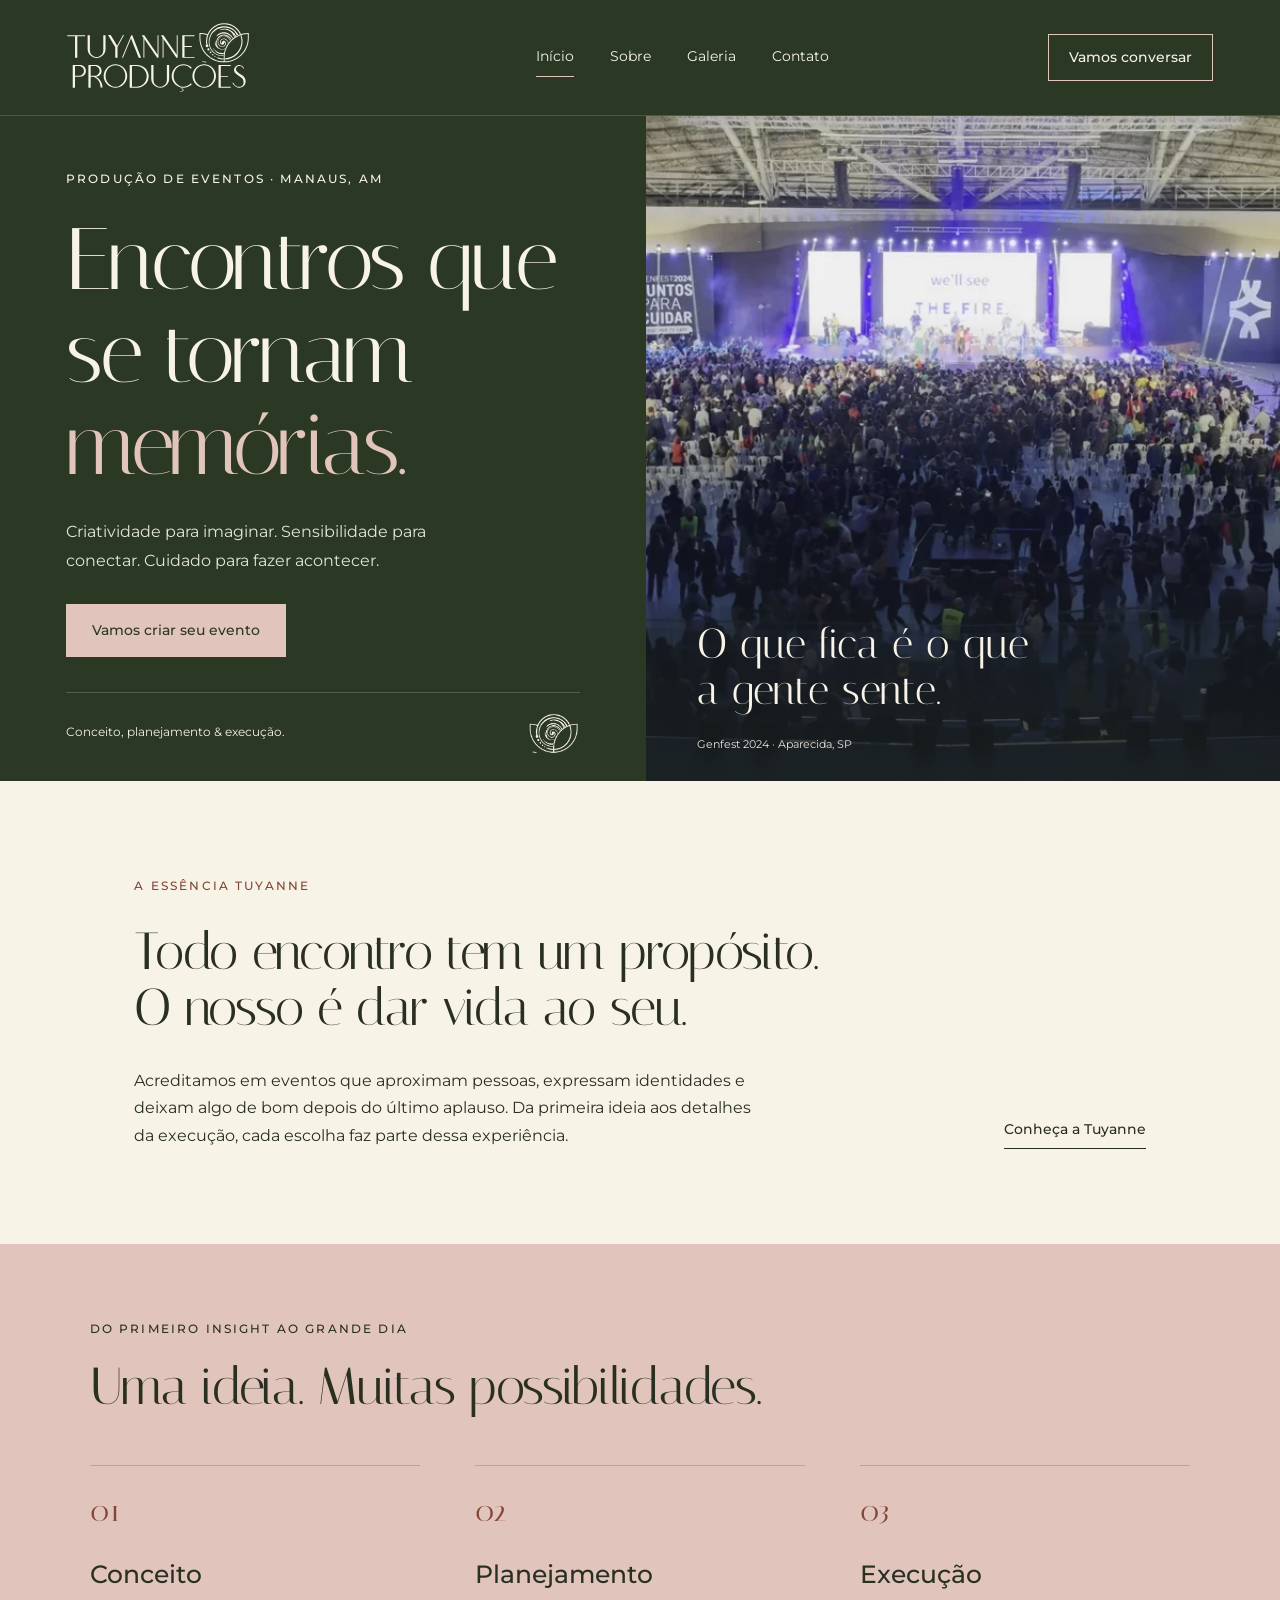
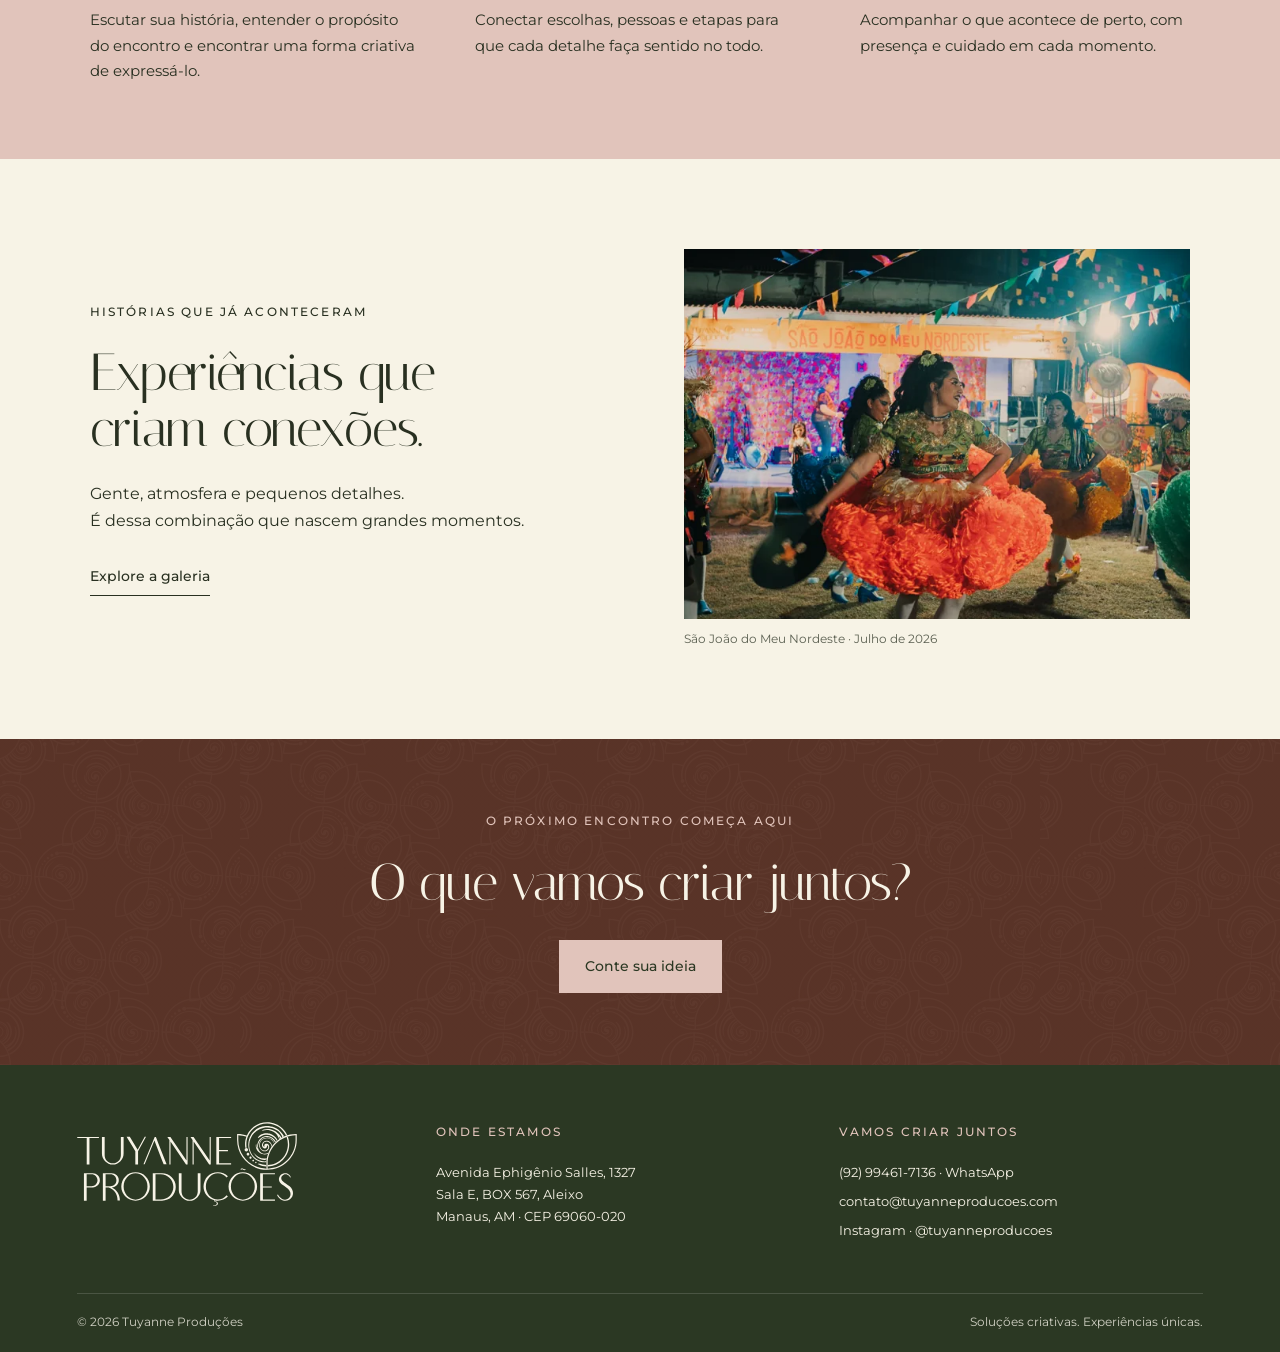
<file: index.html>
<!doctype html>
<html lang="pt-BR">
  <head>
    <meta charset="utf-8" />
    <meta name="viewport" content="width=device-width, initial-scale=1" />
    <meta
      name="description"
      content="Tuyanne Produções. Conceito, planejamento e execução de eventos em Manaus. Soluções criativas, experiências únicas."
    />
    <title>Início | Tuyanne Produções</title>
    <link rel="icon" href="assets/simbolo.png" />
    <link rel="stylesheet" href="assets/fonts.css" />
    <link rel="stylesheet" href="styles.css" />
    <script src="script.js" defer></script>
  </head>
  <body>
    <a class="skip" href="#conteudo">Pular para o conteúdo</a>
    <header class="header">
      <a class="brand" href="index.html" aria-label="Tuyanne Produções — Início"
        ><img src="assets/logo.svg" alt="Tuyanne Produções" /></a
      ><button class="menu" aria-expanded="false" aria-controls="navigation">
        Menu <span>☰</span>
      </button>
      <nav id="navigation" aria-label="Menu principal">
        <a href="index.html" aria-current="page">Início</a
        ><a href="sobre.html">Sobre</a><a href="galeria.html">Galeria</a
        ><a href="contato.html">Contato</a>
      </nav>
      <a class="button small header-cta" href="contato.html">Vamos conversar</a>
    </header>
    <main id="conteudo">
      <section class="hero">
        <div class="hero-copy">
          <p class="eyebrow">Produção de eventos · Manaus, AM</p>
          <h1>Encontros que<br />se tornam<br /><em>memórias.</em></h1>
          <p class="intro">
            Criatividade para imaginar. Sensibilidade para conectar. Cuidado
            para fazer acontecer.
          </p>
          <a class="button" href="contato.html">Vamos criar seu evento</a>
          <div class="hero-foot">
            <span>Conceito, planejamento & execução.</span
            ><img src="assets/simbolo.png" alt="" />
          </div>
        </div>
        <div class="hero-photo">
<img src="assets/portfolio/genfest-publico-1280.webp" srcset="assets/portfolio/genfest-publico-640.webp 640w, assets/portfolio/genfest-publico-1280.webp 1080w" sizes="(max-width: 680px) 100vw, 50vw" alt="Vista geral do público e do palco no Genfest 2024, em Aparecida" fetchpriority="high" decoding="async" />
          <div class="photo-label">O que fica é o que a gente sente.</div>
          <span class="image-note"
            >Genfest 2024 · Aparecida, SP</span
          >
        </div>
      </section>
      <section class="statement">
        <span class="eyebrow">A essência Tuyanne</span>
        <h2>Todo encontro tem um propósito.<br />O nosso é dar vida ao seu.</h2>
        <div class="statement-bottom">
          <p>
            Acreditamos em eventos que aproximam pessoas, expressam identidades
            e deixam algo de bom depois do último aplauso. Da primeira ideia aos
            detalhes da execução, cada escolha faz parte dessa experiência.
          </p>
          <a class="text-link" href="sobre.html">Conheça a Tuyanne</a>
        </div>
      </section>
      <section class="approach">
        <div class="section-title">
          <span class="eyebrow">Do primeiro insight ao grande dia</span>
          <h2>Uma ideia. Muitas possibilidades.</h2>
        </div>
        <div class="steps">
          <article>
            <span class="number">01</span>
            <h3>Conceito</h3>
            <p>
              Escutar sua história, entender o propósito do encontro e encontrar
              uma forma criativa de expressá-lo.
            </p>
          </article>
          <article>
            <span class="number">02</span>
            <h3>Planejamento</h3>
            <p>
              Conectar escolhas, pessoas e etapas para que cada detalhe faça
              sentido no todo.
            </p>
          </article>
          <article>
            <span class="number">03</span>
            <h3>Execução</h3>
            <p>
              Acompanhar o que acontece de perto, com presença e cuidado em cada
              momento.
            </p>
          </article>
        </div>
      </section>
      <section class="gallery-teaser">
        <div>
          <span class="eyebrow">Histórias que já aconteceram</span>
          <h2>Experiências que<br />criam conexões.</h2>
          <p>
            Gente, atmosfera e pequenos detalhes.<br />É dessa combinação que
            nascem grandes momentos.
          </p>
          <a class="text-link" href="galeria.html">Explore a galeria</a>
        </div>
        <figure>
<img class="" src="assets/portfolio/sao-joao-danca-1280.webp" srcset="assets/portfolio/sao-joao-danca-640.webp 640w, assets/portfolio/sao-joao-danca-1280.webp 1280w" sizes="(max-width: 680px) 100vw, 50vw" alt="Dança e público sob as bandeirinhas do São João do Meu Nordeste" loading="lazy" decoding="async" /><figcaption>São João do Meu Nordeste · Julho de 2026</figcaption>
        </figure>
      </section>
<section class="closing">
        <span class="eyebrow">O próximo encontro começa aqui</span>
        <h2>O que vamos criar juntos?</h2>
        <a class="button light" href="contato.html">Conte sua ideia</a>
      </section>
    </main>
    <footer>
      <div class="footer-top">
        <a href="index.html"
          ><img
            class="footer-logo"
            src="assets/logo.svg"
            alt="Tuyanne Produções"
        /></a>
        <div>
          <span class="eyebrow">Onde estamos</span>
          <p>
            Avenida Ephigênio Salles, 1327<br />Sala E, BOX 567, Aleixo<br />Manaus,
            AM · CEP 69060-020
          </p>
        </div>
        <div>
          <span class="eyebrow">Vamos criar juntos</span>
          <div class="phone-line">
            <a href="tel:+5592994617136">(92) 99461-7136</a> ·
            <a
              href="https://wa.me/5592994617136"
              target="_blank"
              rel="noopener noreferrer"
              >WhatsApp</a
            >
          </div>
          <a href="mailto:contato@tuyanneproducoes.com"
            >contato@tuyanneproducoes.com</a
          ><a
            href="https://www.instagram.com/tuyanneproducoes"
            target="_blank"
            rel="noopener noreferrer"
            >Instagram · @tuyanneproducoes</a
          >
        </div>
      </div>
      <div class="footer-bottom">
        <span>© 2026 Tuyanne Produções</span
        ><span>Soluções criativas. Experiências únicas.</span>
      </div>
    </footer>
  </body>
</html>
</file>
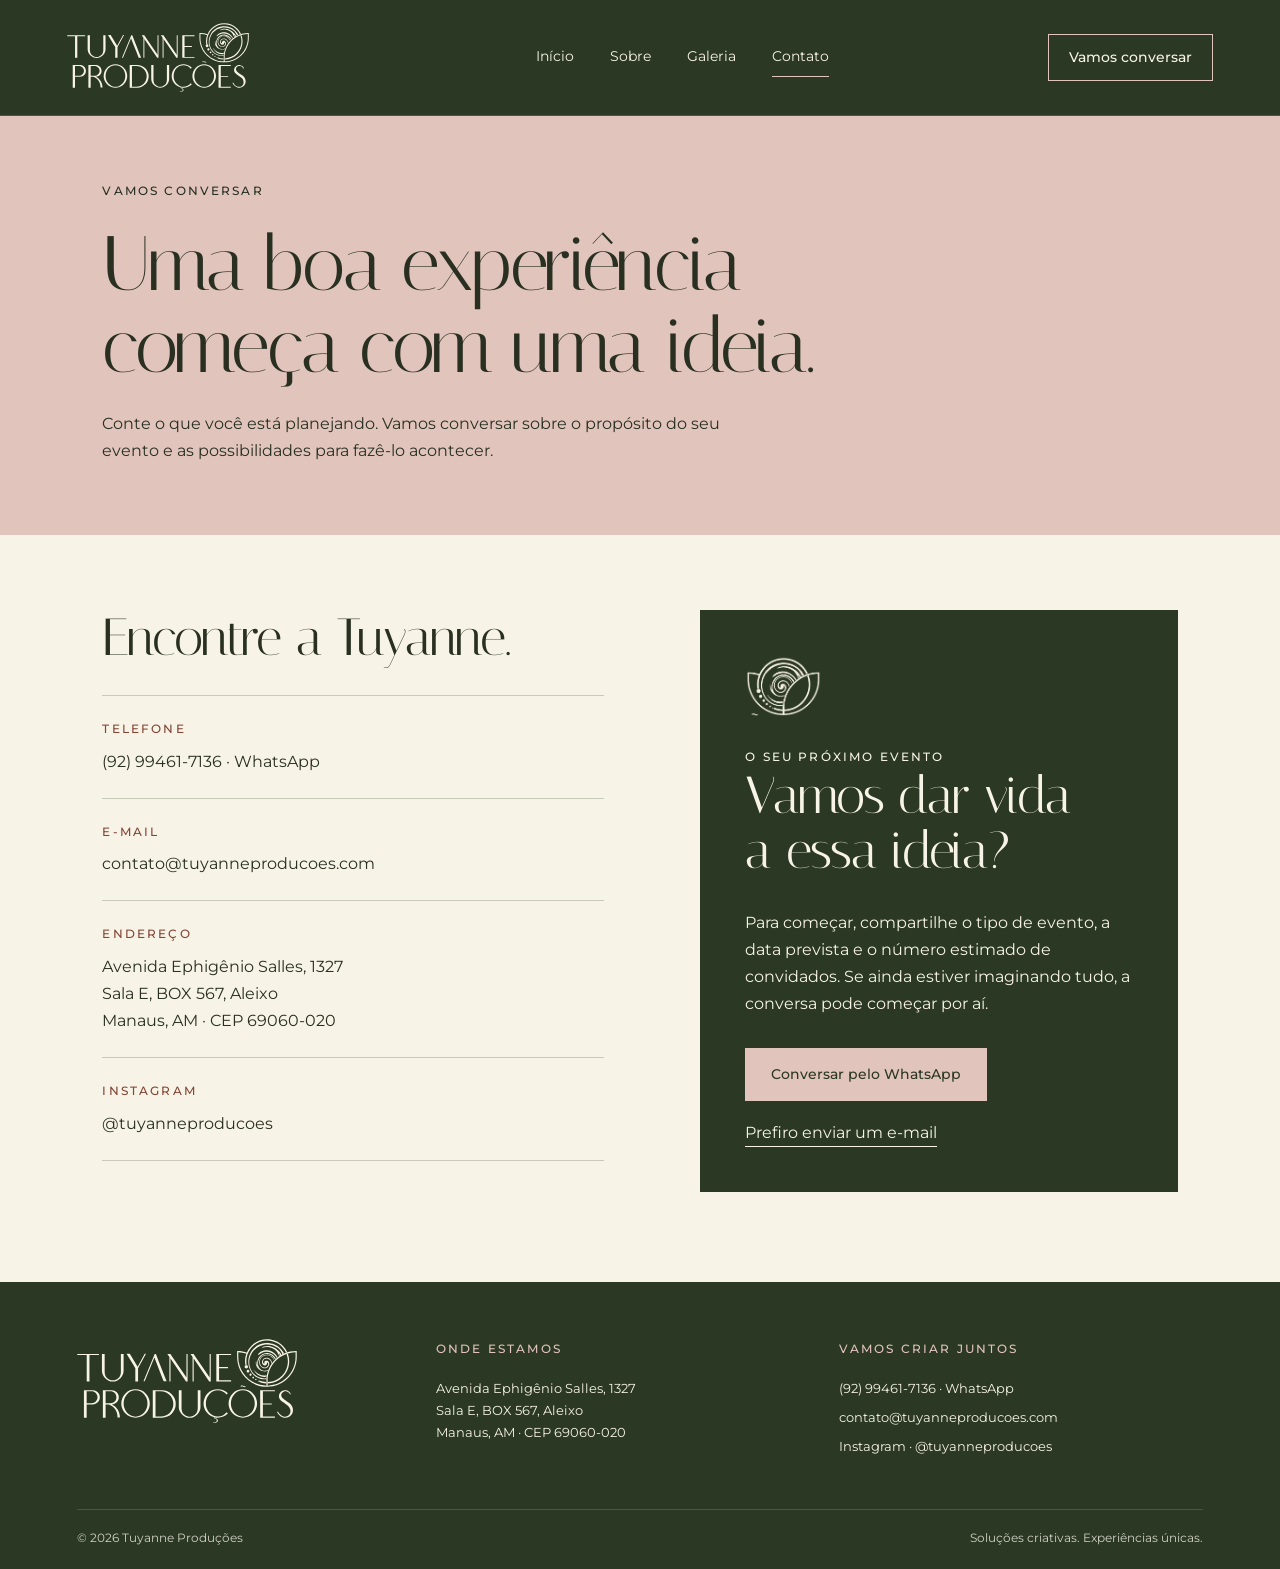
<file: contato.html>
<!doctype html>
<html lang="pt-BR">
  <head>
    <meta charset="utf-8" />
    <meta name="viewport" content="width=device-width, initial-scale=1" />
    <meta
      name="description"
      content="Tuyanne Produções. Conceito, planejamento e execução de eventos em Manaus. Soluções criativas, experiências únicas."
    />
    <title>Contato | Tuyanne Produções</title>
    <link rel="icon" href="assets/simbolo.png" />
    <link rel="stylesheet" href="assets/fonts.css" />
    <link rel="stylesheet" href="styles.css" />
    <script src="script.js" defer></script>
  </head>
  <body>
    <a class="skip" href="#conteudo">Pular para o conteúdo</a>
    <header class="header">
      <a class="brand" href="index.html" aria-label="Tuyanne Produções — Início"
        ><img src="assets/logo.svg" alt="Tuyanne Produções" /></a
      ><button class="menu" aria-expanded="false" aria-controls="navigation">
        Menu <span>☰</span>
      </button>
      <nav id="navigation" aria-label="Menu principal">
        <a href="index.html">Início</a><a href="sobre.html">Sobre</a
        ><a href="galeria.html">Galeria</a
        ><a href="contato.html" aria-current="page">Contato</a>
      </nav>
      <a class="button small header-cta" href="contato.html">Vamos conversar</a>
    </header>
    <main id="conteudo">
      <section class="page-intro">
        <span class="eyebrow">Vamos conversar</span>
        <h1>Uma boa experiência<br />começa com uma ideia.</h1>
        <p>
          Conte o que você está planejando. Vamos conversar sobre o propósito do
          seu evento e as possibilidades para fazê-lo acontecer.
        </p>
      </section>
      <section class="contact-layout">
        <div>
          <h2>Encontre a Tuyanne.</h2>
          <div class="contact-list">
            <div class="contact-item">
              <span class="eyebrow">Telefone</span>
              <div class="phone-line">
                <a href="tel:+5592994617136">(92) 99461-7136</a> ·
                <a
                  href="https://wa.me/5592994617136"
                  target="_blank"
                  rel="noopener noreferrer"
                  >WhatsApp</a
                >
              </div>
            </div>
            <div class="contact-item">
              <span class="eyebrow">E-mail</span
              ><a href="mailto:contato@tuyanneproducoes.com"
                >contato@tuyanneproducoes.com</a
              >
            </div>
            <div class="contact-item">
              <span class="eyebrow">Endereço</span>
              <p>
                Avenida Ephigênio Salles, 1327<br />Sala E, BOX 567, Aleixo<br />Manaus,
                AM · CEP 69060-020
              </p>
            </div>
            <div class="contact-item">
              <span class="eyebrow">Instagram</span
              ><a
                href="https://www.instagram.com/tuyanneproducoes"
                target="_blank"
                rel="noopener noreferrer"
                >@tuyanneproducoes</a
              >
            </div>
          </div>
        </div>
        <aside class="contact-panel">
          <img src="assets/simbolo.png" alt="" /><span class="eyebrow"
            >O seu próximo evento</span
          >
          <h2>Vamos dar vida<br />a essa ideia?</h2>
          <p>
            Para começar, compartilhe o tipo de evento, a data prevista e o
            número estimado de convidados. Se ainda estiver imaginando tudo, a
            conversa pode começar por aí.
          </p>
          <a
            class="button"
            href="https://wa.me/559294617136"
            target="_blank"
            rel="noopener noreferrer"
            >Conversar pelo WhatsApp</a
          ><a
            class="secondary"
            href="mailto:contato@tuyanneproducoes.com?subject=Vamos%20conversar%20sobre%20um%20evento"
            >Prefiro enviar um e-mail</a
          >
        </aside>
      </section>
    </main>
    <footer>
      <div class="footer-top">
        <a href="index.html"
          ><img
            class="footer-logo"
            src="assets/logo.svg"
            alt="Tuyanne Produções"
        /></a>
        <div>
          <span class="eyebrow">Onde estamos</span>
          <p>
            Avenida Ephigênio Salles, 1327<br />Sala E, BOX 567, Aleixo<br />Manaus,
            AM · CEP 69060-020
          </p>
        </div>
        <div>
          <span class="eyebrow">Vamos criar juntos</span>
          <div class="phone-line">
            <a href="tel:+5592994617136">(92) 99461-7136</a> ·
            <a
              href="https://wa.me/5592994617136"
              target="_blank"
              rel="noopener noreferrer"
              >WhatsApp</a
            >
          </div>
          <a href="mailto:contato@tuyanneproducoes.com"
            >contato@tuyanneproducoes.com</a
          ><a
            href="https://www.instagram.com/tuyanneproducoes"
            target="_blank"
            rel="noopener noreferrer"
            >Instagram · @tuyanneproducoes</a
          >
        </div>
      </div>
      <div class="footer-bottom">
        <span>© 2026 Tuyanne Produções</span
        ><span>Soluções criativas. Experiências únicas.</span>
      </div>
    </footer>
  </body>
</html>
</file>
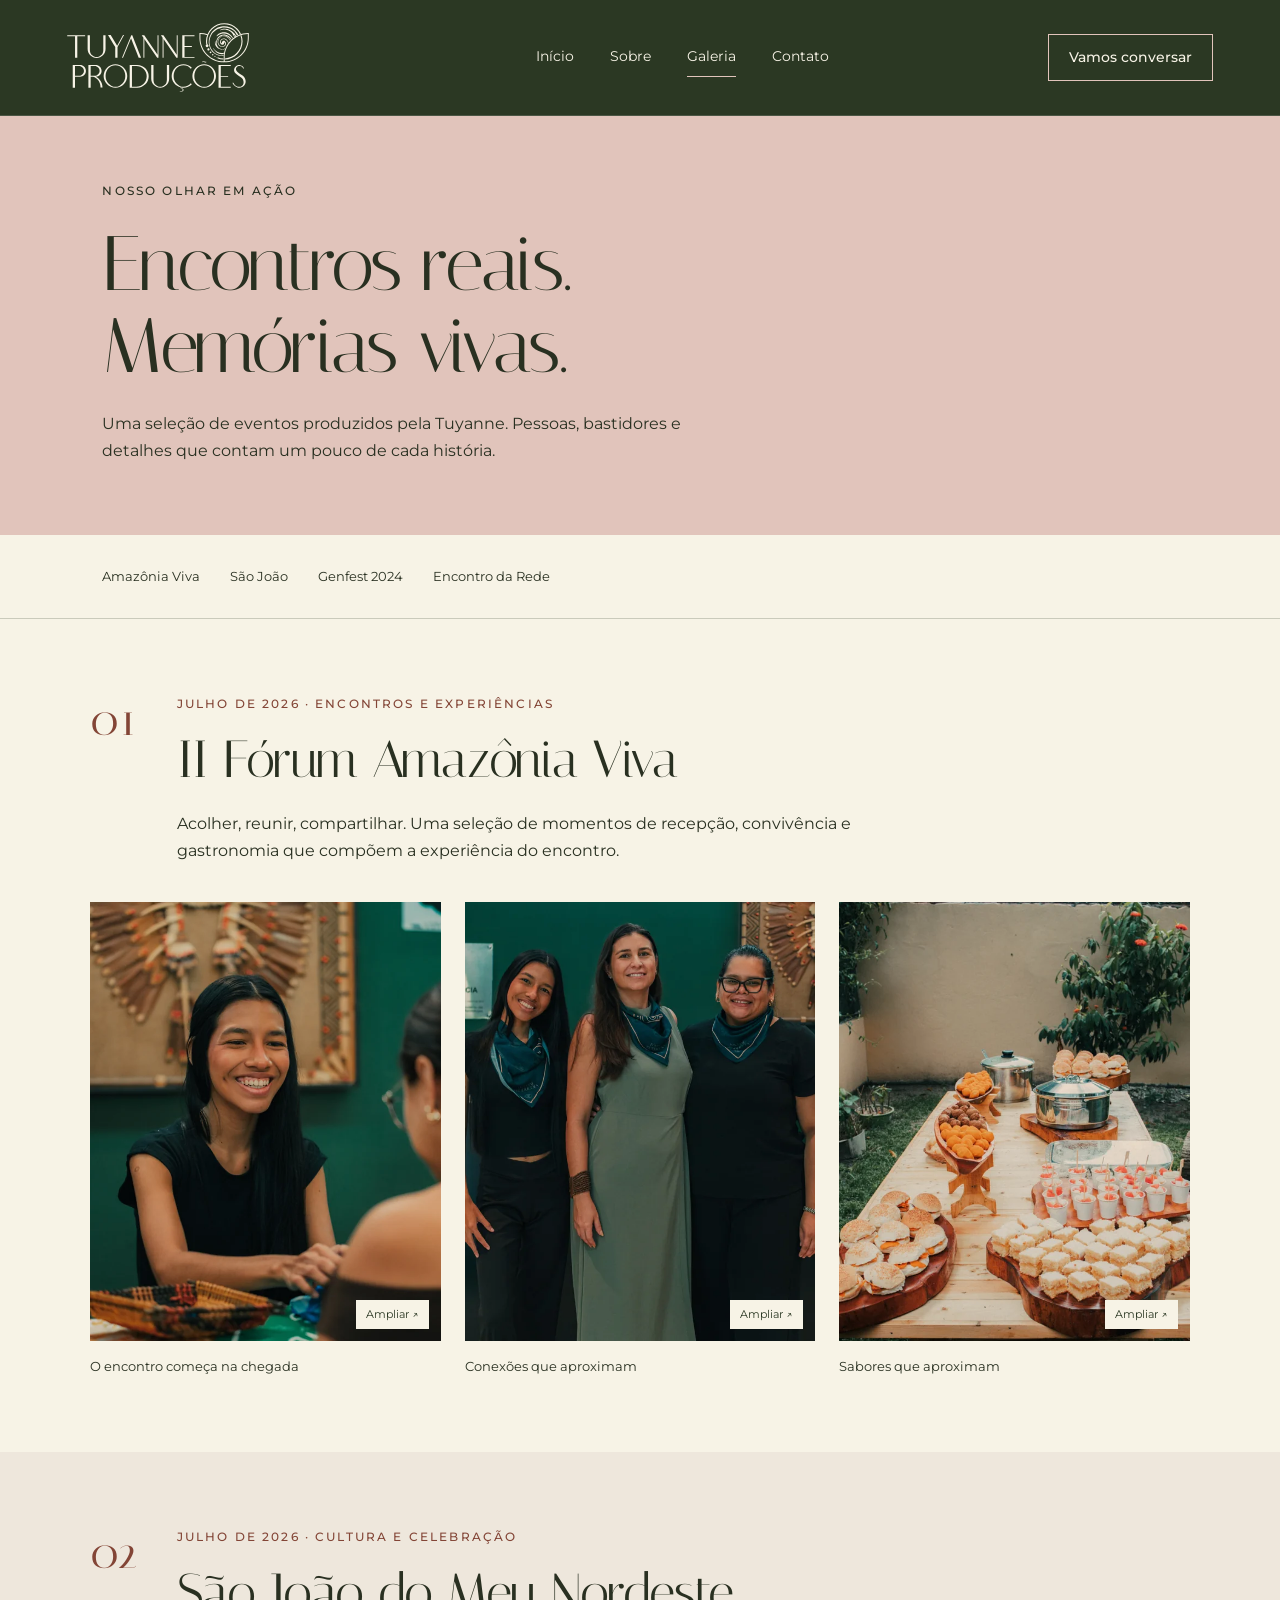
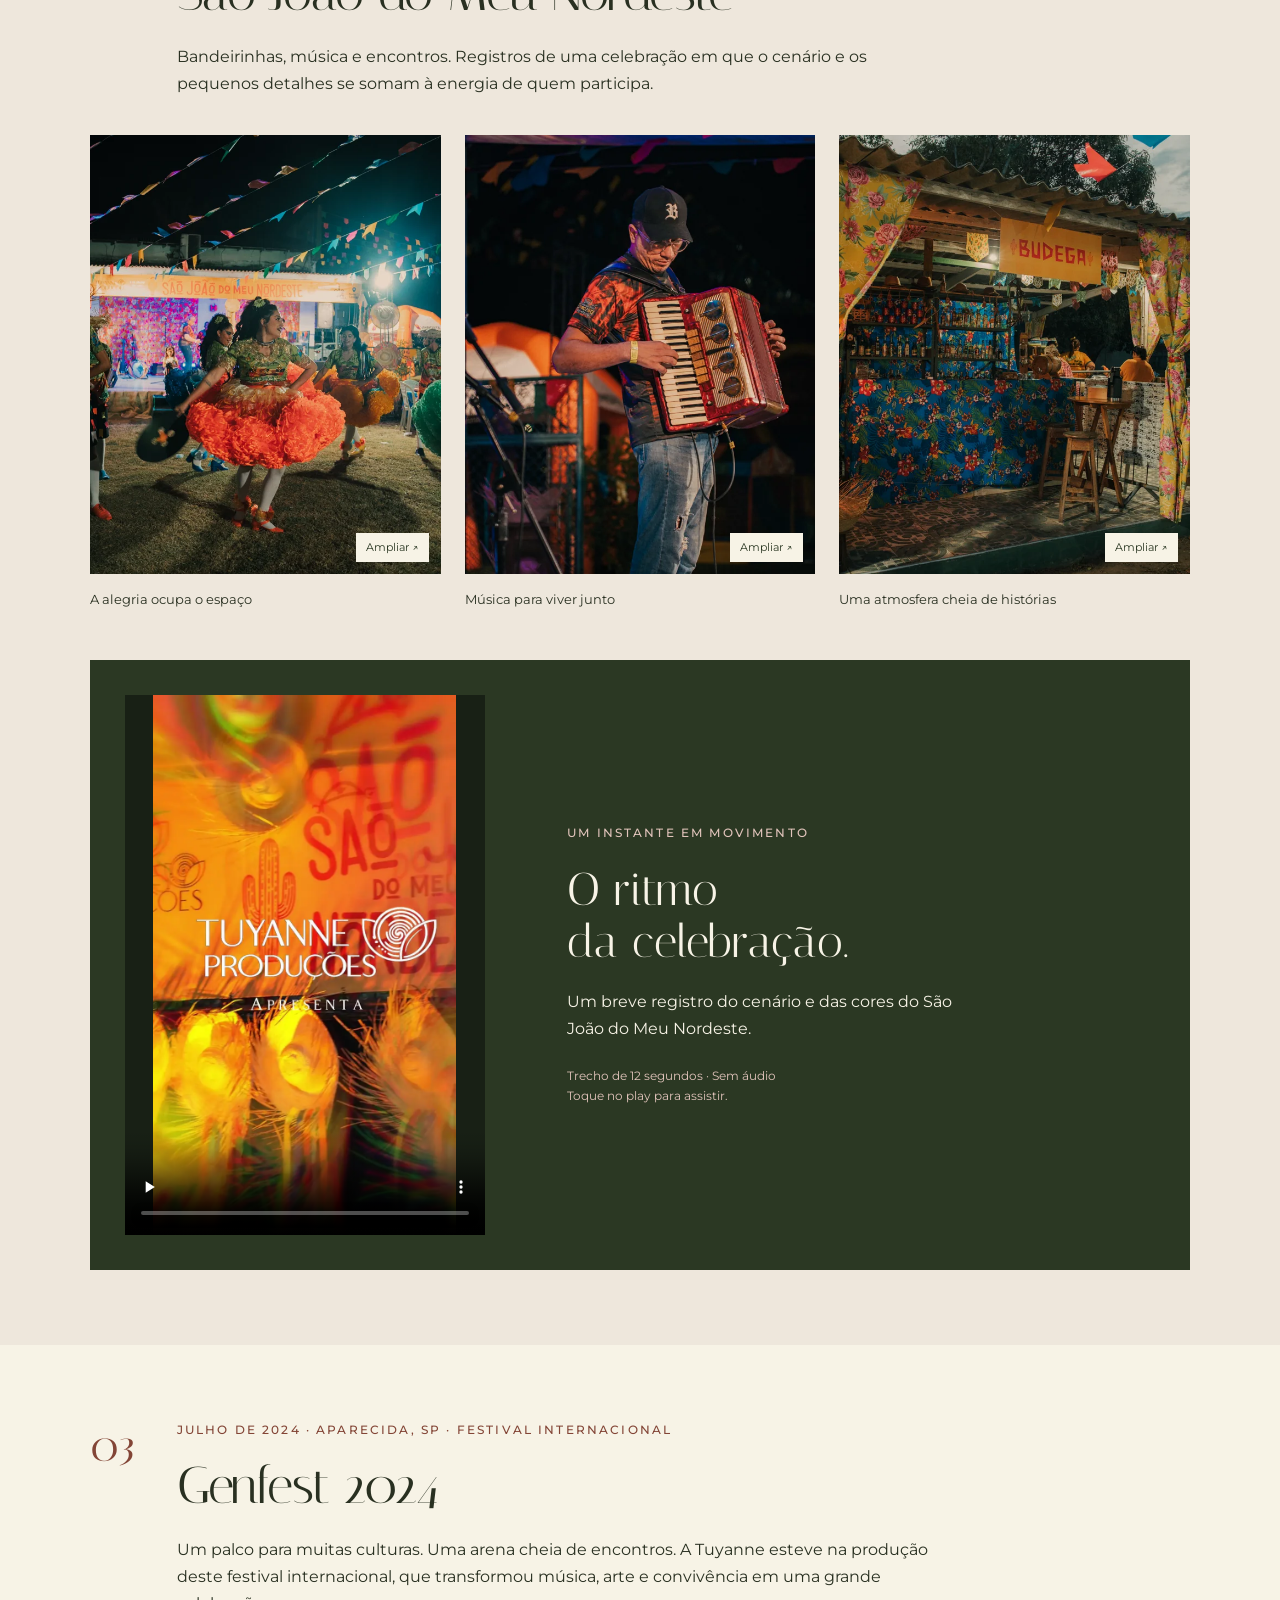
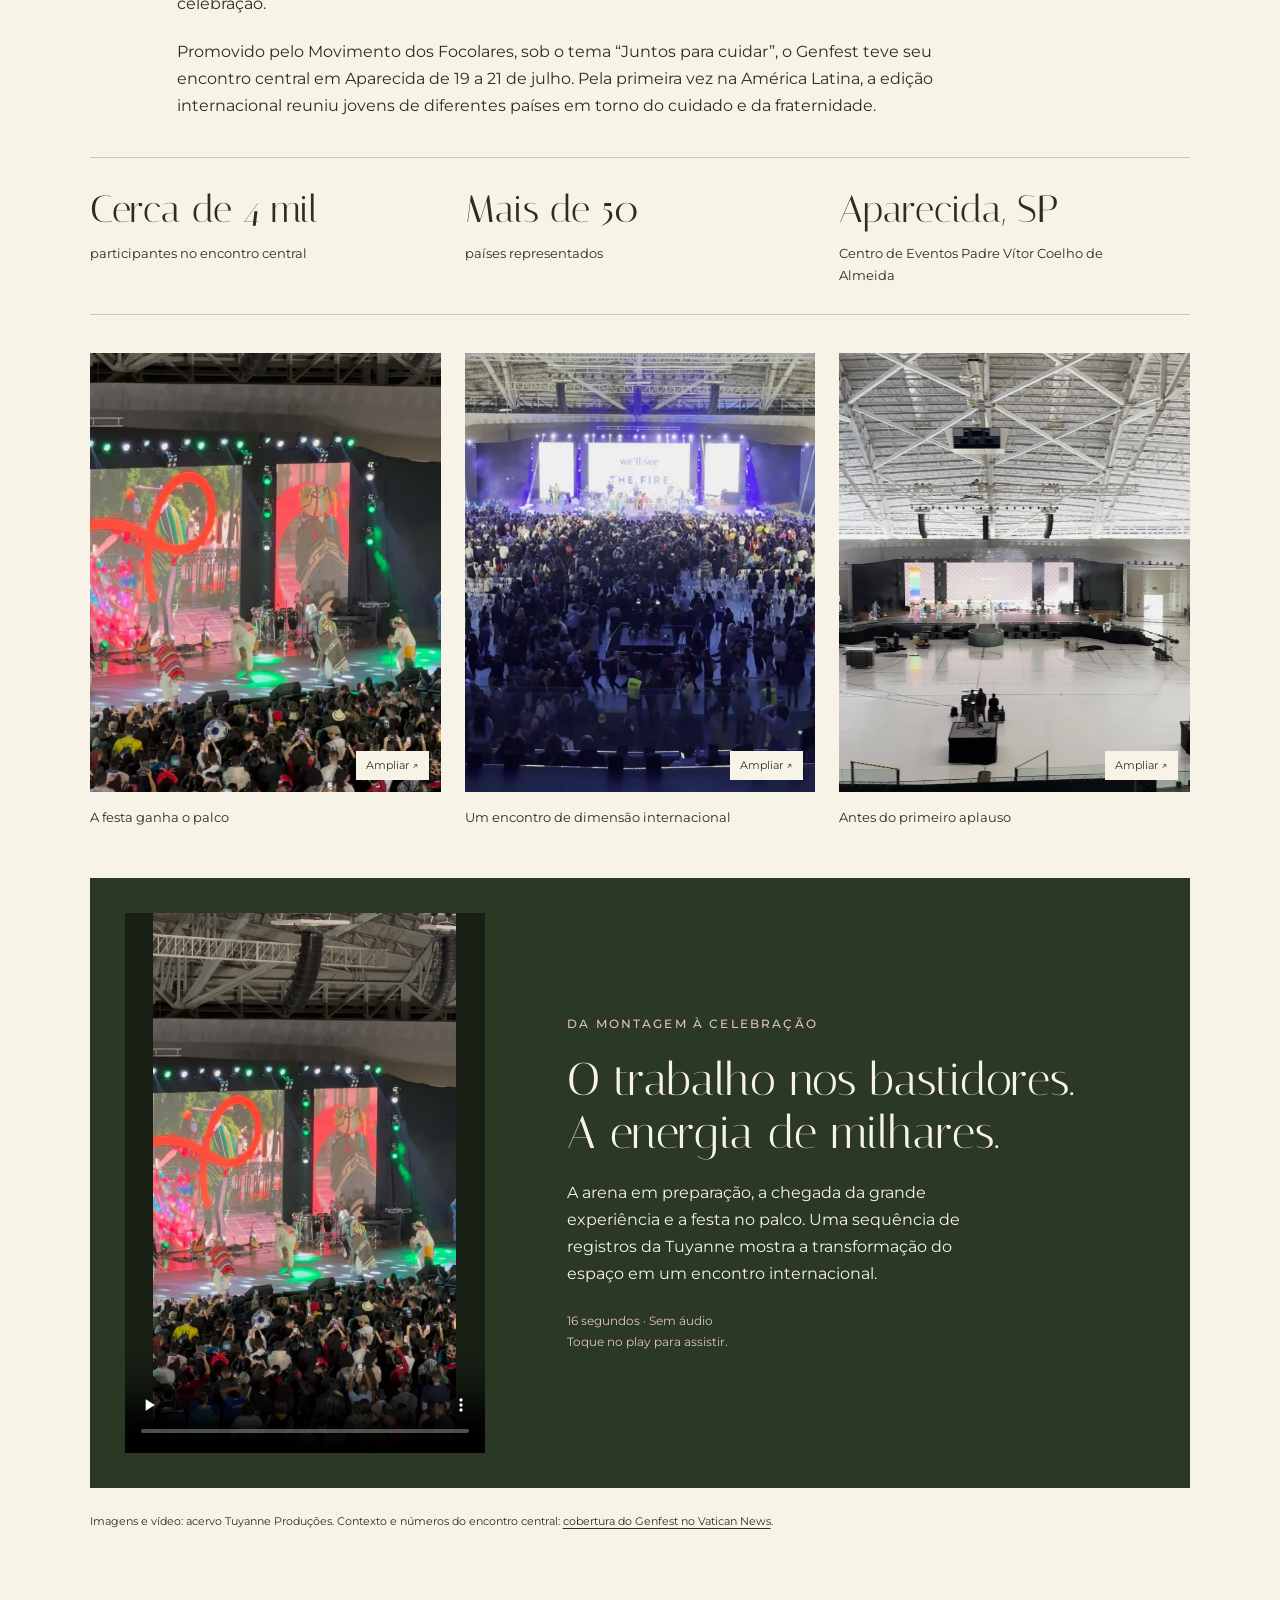
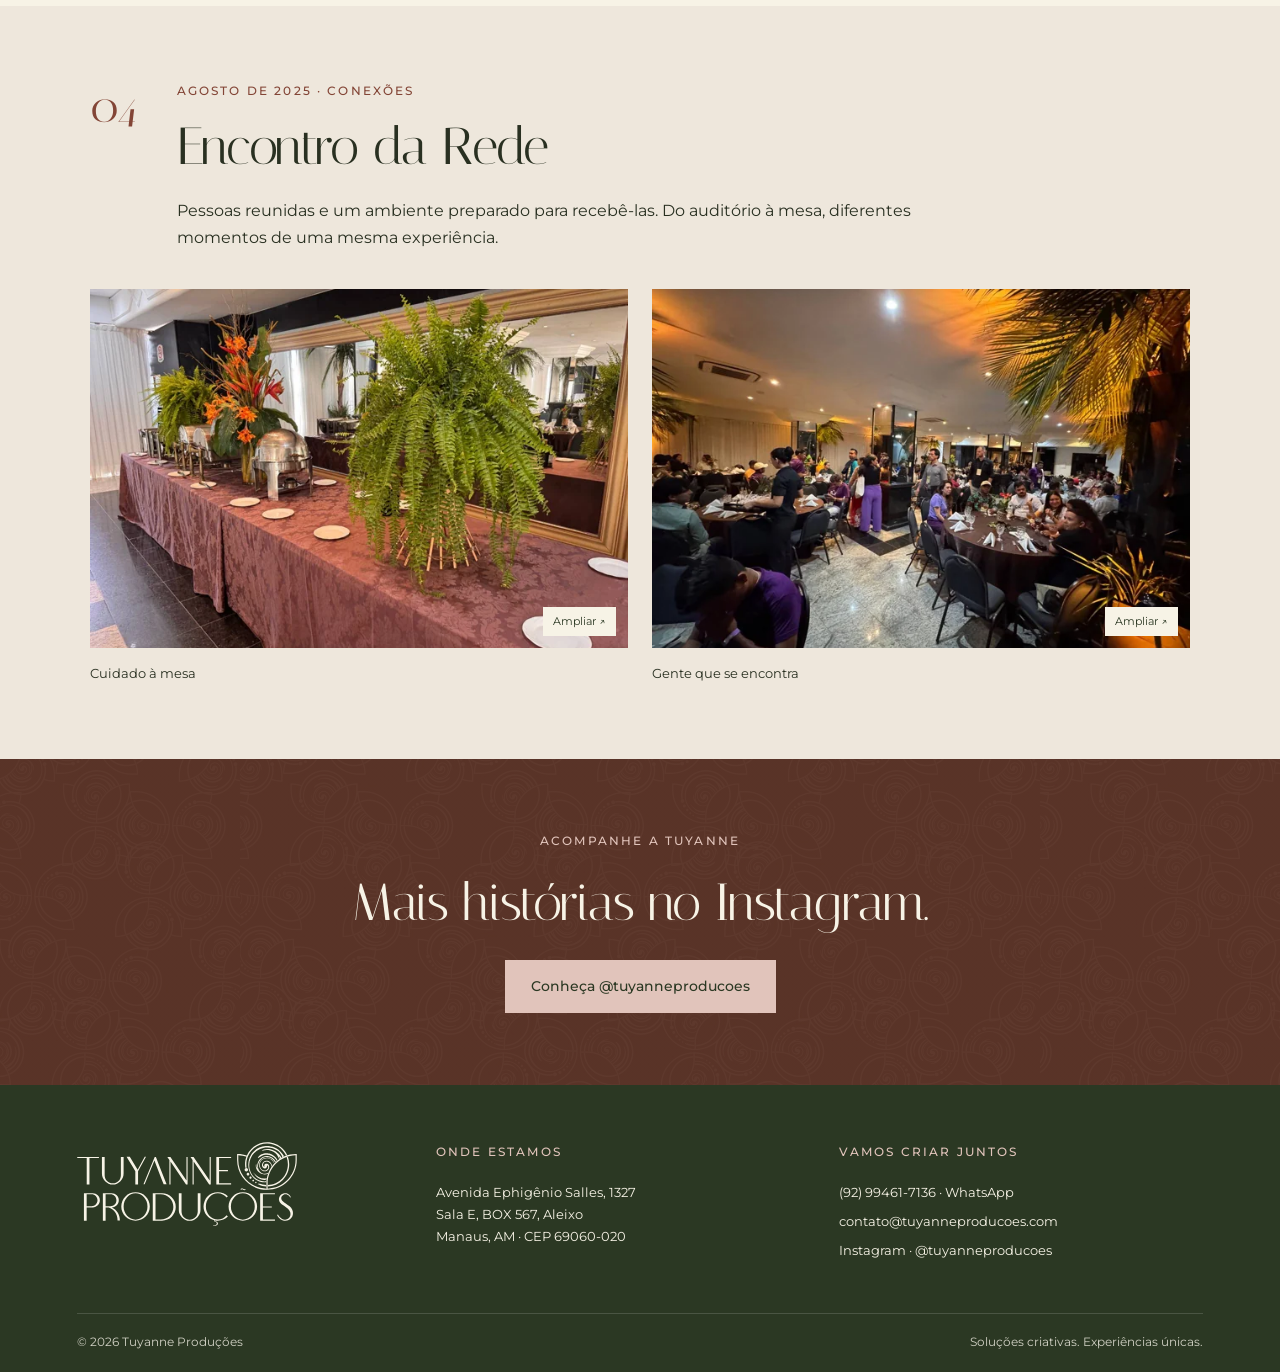
<file: galeria.html>
<!doctype html>
<html lang="pt-BR">
  <head>
    <meta charset="utf-8" />
    <meta name="viewport" content="width=device-width, initial-scale=1" />
    <meta
      name="description"
      content="Tuyanne Produções. Conceito, planejamento e execução de eventos em Manaus. Soluções criativas, experiências únicas."
    />
    <title>Galeria | Tuyanne Produções</title>
    <link rel="icon" href="assets/simbolo.png" />
    <link rel="stylesheet" href="assets/fonts.css" />
    <link rel="stylesheet" href="styles.css" />
    <script src="script.js" defer></script>
  </head>
  <body>
    <a class="skip" href="#conteudo">Pular para o conteúdo</a>
    <header class="header">
      <a class="brand" href="index.html" aria-label="Tuyanne Produções — Início"
        ><img src="assets/logo.svg" alt="Tuyanne Produções" /></a
      ><button class="menu" aria-expanded="false" aria-controls="navigation">
        Menu <span>☰</span>
      </button>
      <nav id="navigation" aria-label="Menu principal">
        <a href="index.html">Início</a><a href="sobre.html">Sobre</a
        ><a href="galeria.html" aria-current="page">Galeria</a
        ><a href="contato.html">Contato</a>
      </nav>
      <a class="button small header-cta" href="contato.html">Vamos conversar</a>
    </header>
    <main id="conteudo">
      <section class="page-intro"><span class="eyebrow">Nosso olhar em ação</span><h1>Encontros reais.<br />Memórias vivas.</h1><p>Uma seleção de eventos produzidos pela Tuyanne. Pessoas, bastidores e detalhes que contam um pouco de cada história.</p></section>
      <nav class="event-nav" aria-label="Explorar eventos"><a href="#forum">Amazônia Viva</a><a href="#sao-joao">São João</a><a href="#genfest">Genfest 2024</a><a href="#rede">Encontro da Rede</a></nav>
<section id="forum" class="event-story" aria-labelledby="title-forum"><div class="event-heading"><span class="event-number">01</span><div><span class="eyebrow">Julho de 2026 · Encontros e experiências</span><h2 id="title-forum">II Fórum Amazônia Viva</h2><p>Acolher, reunir, compartilhar. Uma seleção de momentos de recepção, convivência e gastronomia que compõem a experiência do encontro.</p></div></div><div class="event-photos"><figure class="gallery-card"><button type="button" data-gallery="II Fórum Amazônia Viva · O encontro começa na chegada" aria-label="Ampliar imagem: O encontro começa na chegada"><img class="" src="assets/portfolio/forum-acolhimento-1280.webp" srcset="assets/portfolio/forum-acolhimento-640.webp 640w, assets/portfolio/forum-acolhimento-1280.webp 1280w" sizes="(max-width: 680px) 100vw, 50vw" alt="Recepção de participante no II Fórum Amazônia Viva" loading="lazy" decoding="async" /><span class="zoom-hint" aria-hidden="true">Ampliar ↗</span></button><figcaption>O encontro começa na chegada</figcaption></figure><figure class="gallery-card"><button type="button" data-gallery="II Fórum Amazônia Viva · Conexões que aproximam" aria-label="Ampliar imagem: Conexões que aproximam"><img class="" src="assets/portfolio/forum-equipe-1280.webp" srcset="assets/portfolio/forum-equipe-640.webp 640w, assets/portfolio/forum-equipe-1280.webp 1280w" sizes="(max-width: 680px) 100vw, 50vw" alt="Raissa com participantes do II Fórum Amazônia Viva" loading="lazy" decoding="async" /><span class="zoom-hint" aria-hidden="true">Ampliar ↗</span></button><figcaption>Conexões que aproximam</figcaption></figure><figure class="gallery-card"><button type="button" data-gallery="II Fórum Amazônia Viva · Sabores que aproximam" aria-label="Ampliar imagem: Sabores que aproximam"><img class="" src="assets/portfolio/forum-gastronomia-1280.webp" srcset="assets/portfolio/forum-gastronomia-640.webp 640w, assets/portfolio/forum-gastronomia-1280.webp 1280w" sizes="(max-width: 680px) 100vw, 50vw" alt="Mesa de gastronomia durante o II Fórum Amazônia Viva" loading="lazy" decoding="async" /><span class="zoom-hint" aria-hidden="true">Ampliar ↗</span></button><figcaption>Sabores que aproximam</figcaption></figure></div></section>
<section id="sao-joao" class="event-story" aria-labelledby="title-sao-joao"><div class="event-heading"><span class="event-number">02</span><div><span class="eyebrow">Julho de 2026 · Cultura e celebração</span><h2 id="title-sao-joao">São João do Meu Nordeste</h2><p>Bandeirinhas, música e encontros. Registros de uma celebração em que o cenário e os pequenos detalhes se somam à energia de quem participa.</p></div></div><div class="event-photos"><figure class="gallery-card"><button type="button" data-gallery="São João do Meu Nordeste · A alegria ocupa o espaço" aria-label="Ampliar imagem: A alegria ocupa o espaço"><img class="" src="assets/portfolio/sao-joao-danca-1280.webp" srcset="assets/portfolio/sao-joao-danca-640.webp 640w, assets/portfolio/sao-joao-danca-1280.webp 1280w" sizes="(max-width: 680px) 100vw, 50vw" alt="Participantes dançando sob as bandeirinhas no São João do Meu Nordeste" loading="lazy" decoding="async" /><span class="zoom-hint" aria-hidden="true">Ampliar ↗</span></button><figcaption>A alegria ocupa o espaço</figcaption></figure><figure class="gallery-card"><button type="button" data-gallery="São João do Meu Nordeste · Música para viver junto" aria-label="Ampliar imagem: Música para viver junto"><img class="" src="assets/portfolio/sao-joao-musica-1280.webp" srcset="assets/portfolio/sao-joao-musica-640.webp 640w, assets/portfolio/sao-joao-musica-1280.webp 1280w" sizes="(max-width: 680px) 100vw, 50vw" alt="Sanfoneiro se apresentando no São João do Meu Nordeste" loading="lazy" decoding="async" /><span class="zoom-hint" aria-hidden="true">Ampliar ↗</span></button><figcaption>Música para viver junto</figcaption></figure><figure class="gallery-card"><button type="button" data-gallery="São João do Meu Nordeste · Uma atmosfera cheia de histórias" aria-label="Ampliar imagem: Uma atmosfera cheia de histórias"><img class="" src="assets/portfolio/sao-joao-cenario-1280.webp" srcset="assets/portfolio/sao-joao-cenario-640.webp 640w, assets/portfolio/sao-joao-cenario-1280.webp 1280w" sizes="(max-width: 680px) 100vw, 50vw" alt="Cenografia da bodega no São João do Meu Nordeste" loading="lazy" decoding="async" /><span class="zoom-hint" aria-hidden="true">Ampliar ↗</span></button><figcaption>Uma atmosfera cheia de histórias</figcaption></figure></div><div class="event-film"><video controls playsinline preload="none" poster="assets/portfolio/sao-joao-video.webp" aria-label="Trecho visual do São João do Meu Nordeste, sem áudio"><source src="assets/portfolio/sao-joao-momentos.mp4" type="video/mp4" />Seu navegador não suporta vídeo. <a href="assets/portfolio/sao-joao-momentos.mp4">Abra o vídeo</a>.</video><div><span class="eyebrow">Um instante em movimento</span><h3>O ritmo<br />da celebração.</h3><p>Um breve registro do cenário e das cores do São João do Meu Nordeste.</p><p class="film-note">Trecho de 12 segundos · Sem áudio<br />Toque no play para assistir.</p></div></div></section>
<section id="genfest" class="event-story" aria-labelledby="title-genfest">
        <div class="event-heading"><span class="event-number">03</span><div>
          <span class="eyebrow">Julho de 2024 · Aparecida, SP · Festival internacional</span>
          <h2 id="title-genfest">Genfest 2024</h2>
          <p>Um palco para muitas culturas. Uma arena cheia de encontros. A Tuyanne esteve na produção deste festival internacional, que transformou música, arte e convivência em uma grande celebração.</p>
          <p class="event-context">Promovido pelo Movimento dos Focolares, sob o tema “Juntos para cuidar”, o Genfest teve seu encontro central em Aparecida de 19 a 21 de julho. Pela primeira vez na América Latina, a edição internacional reuniu jovens de diferentes países em torno do cuidado e da fraternidade.</p>
        </div></div>
        <dl class="event-facts"><div><dt>Cerca de 4 mil</dt><dd>participantes no encontro central</dd></div><div><dt>Mais de 50</dt><dd>países representados</dd></div><div><dt>Aparecida, SP</dt><dd>Centro de Eventos Padre Vítor Coelho de Almeida</dd></div></dl>
        <div class="event-photos"><figure class="gallery-card"><button type="button" data-gallery="Genfest 2024 · A festa ganha o palco · Registro do acervo Tuyanne" aria-label="Ampliar imagem: A festa ganha o palco"><img src="assets/portfolio/genfest-celebracao-1280.webp" srcset="assets/portfolio/genfest-celebracao-640.webp 640w, assets/portfolio/genfest-celebracao-1280.webp 1080w" sizes="(max-width: 680px) 100vw, 50vw" alt="Apresentação artística no palco do Genfest, com o público reunido diante dos telões" loading="lazy" decoding="async" /><span class="zoom-hint" aria-hidden="true">Ampliar ↗</span></button><figcaption>A festa ganha o palco</figcaption></figure><figure class="gallery-card"><button type="button" data-gallery="Genfest 2024 · Um encontro de dimensão internacional · Registro do acervo Tuyanne" aria-label="Ampliar imagem: Um encontro de dimensão internacional"><img src="assets/portfolio/genfest-publico-1280.webp" srcset="assets/portfolio/genfest-publico-640.webp 640w, assets/portfolio/genfest-publico-1280.webp 1080w" sizes="(max-width: 680px) 100vw, 50vw" alt="Vista geral da arena com o público e a iluminação do Genfest 2024" loading="lazy" decoding="async" /><span class="zoom-hint" aria-hidden="true">Ampliar ↗</span></button><figcaption>Um encontro de dimensão internacional</figcaption></figure><figure class="gallery-card"><button type="button" data-gallery="Genfest 2024 · Antes do primeiro aplauso · Registro do acervo Tuyanne" aria-label="Ampliar imagem: Antes do primeiro aplauso"><img src="assets/portfolio/genfest-montagem-1280.webp" srcset="assets/portfolio/genfest-montagem-640.webp 640w, assets/portfolio/genfest-montagem-1280.webp 1080w" sizes="(max-width: 680px) 100vw, 50vw" alt="Estruturas, palco e arena durante a montagem do Genfest 2024" loading="lazy" decoding="async" /><span class="zoom-hint" aria-hidden="true">Ampliar ↗</span></button><figcaption>Antes do primeiro aplauso</figcaption></figure></div>
        <div class="event-film"><video controls playsinline preload="none" poster="assets/portfolio/genfest-celebracao-1280.webp" aria-label="Da montagem à celebração no Genfest 2024, vídeo sem áudio"><source src="assets/portfolio/genfest-producao.mp4" type="video/mp4" />Seu navegador não suporta vídeo. <a href="assets/portfolio/genfest-producao.mp4">Abra o vídeo</a>.</video><div><span class="eyebrow">Da montagem à celebração</span><h3>O trabalho nos bastidores.<br />A energia de milhares.</h3><p>A arena em preparação, a chegada da grande experiência e a festa no palco. Uma sequência de registros da Tuyanne mostra a transformação do espaço em um encontro internacional.</p><p class="film-note">16 segundos · Sem áudio<br />Toque no play para assistir.</p></div></div>
        <p class="event-source">Imagens e vídeo: acervo Tuyanne Produções. Contexto e números do encontro central: <a href="https://www.vaticannews.va/pt/igreja/news/2024-07/genfest-2024-conclui-sua-segunda-fase-um-sim-a-paz.html" target="_blank" rel="noopener noreferrer">cobertura do Genfest no Vatican News</a>.</p>
      </section>
<section id="rede" class="event-story" aria-labelledby="title-rede"><div class="event-heading"><span class="event-number">04</span><div><span class="eyebrow">Agosto de 2025 · Conexões</span><h2 id="title-rede">Encontro da Rede</h2><p>Pessoas reunidas e um ambiente preparado para recebê-las. Do auditório à mesa, diferentes momentos de uma mesma experiência.</p></div></div><div class="event-photos"><figure class="gallery-card"><button type="button" data-gallery="Encontro da Rede · Cuidado à mesa" aria-label="Ampliar imagem: Cuidado à mesa"><img class="" src="assets/portfolio/encontro-rede-mesa-1280.webp" srcset="assets/portfolio/encontro-rede-mesa-640.webp 640w, assets/portfolio/encontro-rede-mesa-1280.webp 1280w" sizes="(max-width: 680px) 100vw, 50vw" alt="Mesa posta com flores e folhagens no Encontro da Rede" loading="lazy" decoding="async" /><span class="zoom-hint" aria-hidden="true">Ampliar ↗</span></button><figcaption>Cuidado à mesa</figcaption></figure><figure class="gallery-card"><button type="button" data-gallery="Encontro da Rede · Gente que se encontra" aria-label="Ampliar imagem: Gente que se encontra"><img class="" src="assets/portfolio/encontro-rede-publico-1280.webp" srcset="assets/portfolio/encontro-rede-publico-640.webp 640w, assets/portfolio/encontro-rede-publico-1280.webp 1280w" sizes="(max-width: 680px) 100vw, 50vw" alt="Público reunido no Encontro da Rede" loading="lazy" decoding="async" /><span class="zoom-hint" aria-hidden="true">Ampliar ↗</span></button><figcaption>Gente que se encontra</figcaption></figure></div></section>
      <section class="closing">
        <span class="eyebrow">Acompanhe a Tuyanne</span>
        <h2>Mais histórias no Instagram.</h2>
        <a
          class="button"
          href="https://www.instagram.com/tuyanneproducoes"
          target="_blank"
          rel="noopener noreferrer"
          >Conheça @tuyanneproducoes</a
        >
      </section>
      <dialog class="lightbox" aria-label="Imagem ampliada">
        <button type="button">Fechar</button
        ><img src="assets/portfolio/forum-acolhimento-1280.webp" alt="" />
        <p></p>
      </dialog>
    </main>
    <footer>
      <div class="footer-top">
        <a href="index.html"
          ><img
            class="footer-logo"
            src="assets/logo.svg"
            alt="Tuyanne Produções"
        /></a>
        <div>
          <span class="eyebrow">Onde estamos</span>
          <p>
            Avenida Ephigênio Salles, 1327<br />Sala E, BOX 567, Aleixo<br />Manaus,
            AM · CEP 69060-020
          </p>
        </div>
        <div>
          <span class="eyebrow">Vamos criar juntos</span>
          <div class="phone-line">
            <a href="tel:+5592994617136">(92) 99461-7136</a> ·
            <a
              href="https://wa.me/5592994617136"
              target="_blank"
              rel="noopener noreferrer"
              >WhatsApp</a
            >
          </div>
          <a href="mailto:contato@tuyanneproducoes.com"
            >contato@tuyanneproducoes.com</a
          ><a
            href="https://www.instagram.com/tuyanneproducoes"
            target="_blank"
            rel="noopener noreferrer"
            >Instagram · @tuyanneproducoes</a
          >
        </div>
      </div>
      <div class="footer-bottom">
        <span>© 2026 Tuyanne Produções</span
        ><span>Soluções criativas. Experiências únicas.</span>
      </div>
    </footer>
  </body>
</html>
</file>
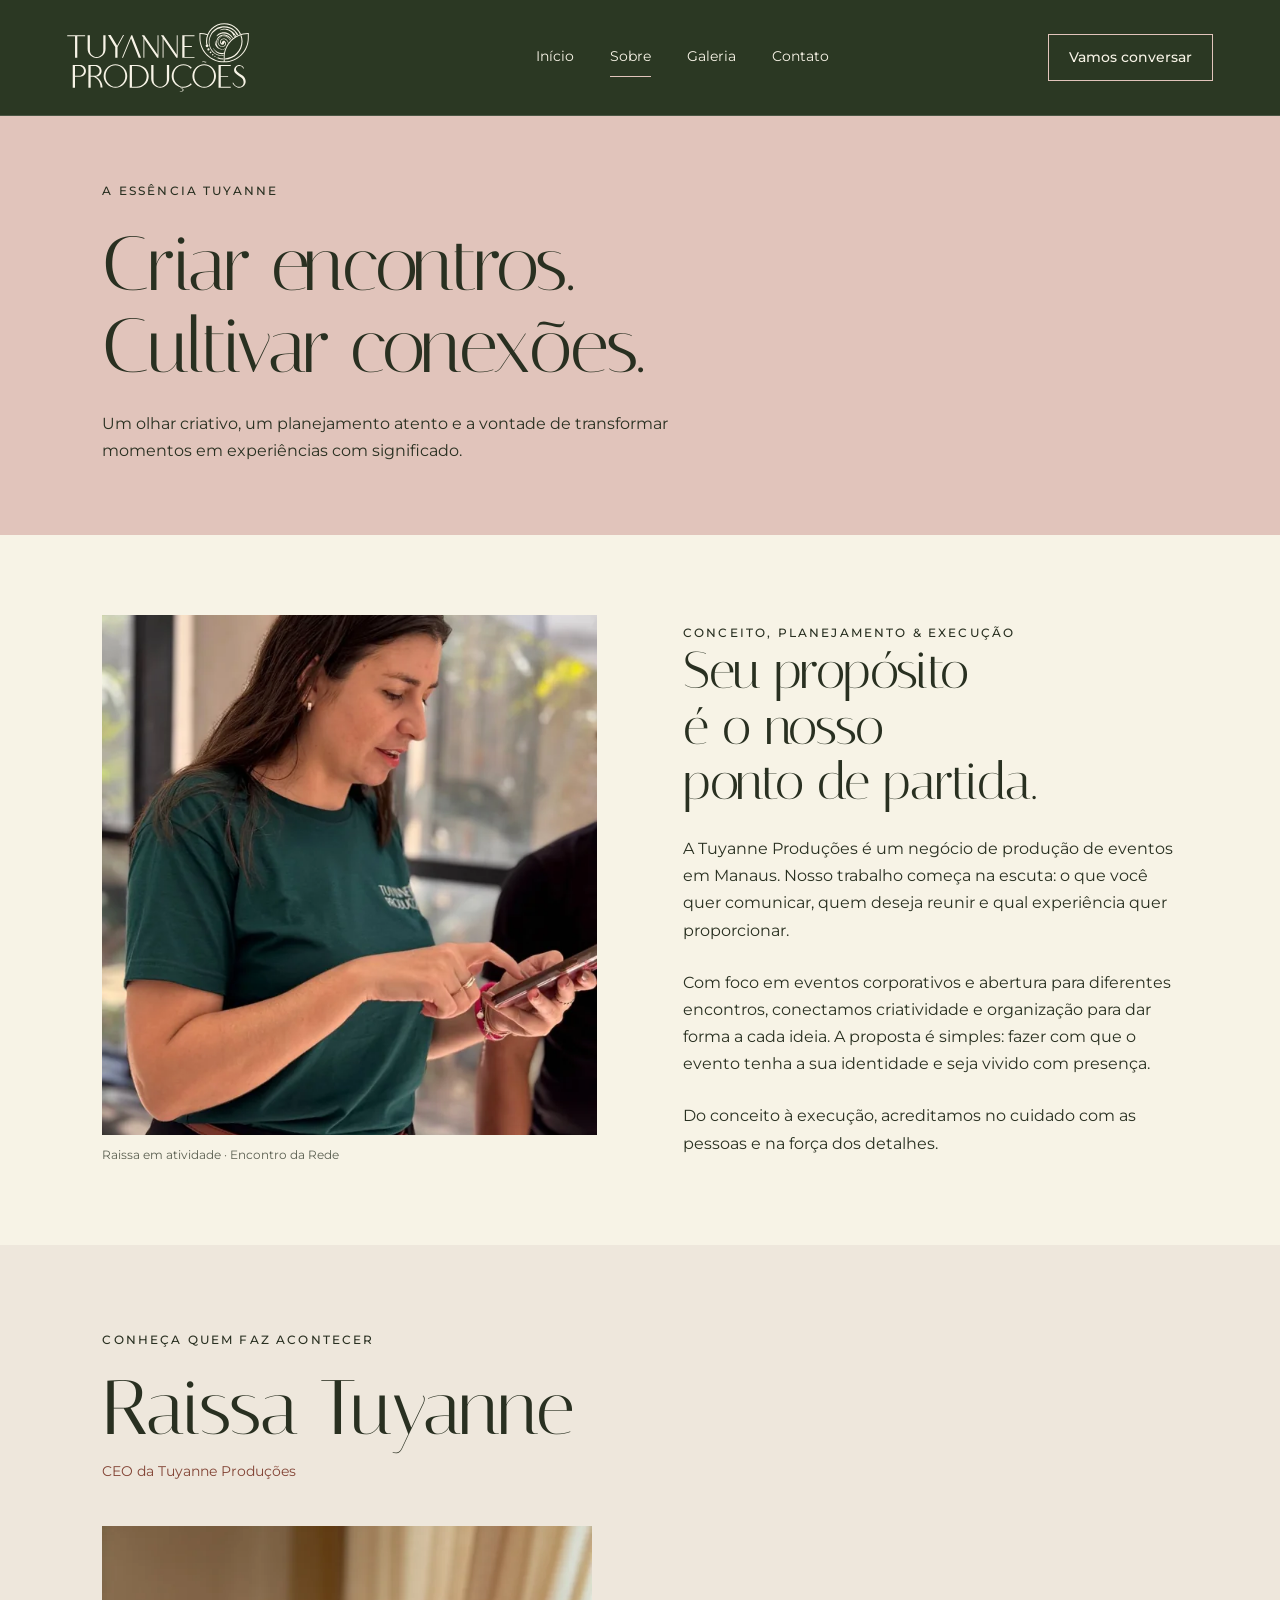
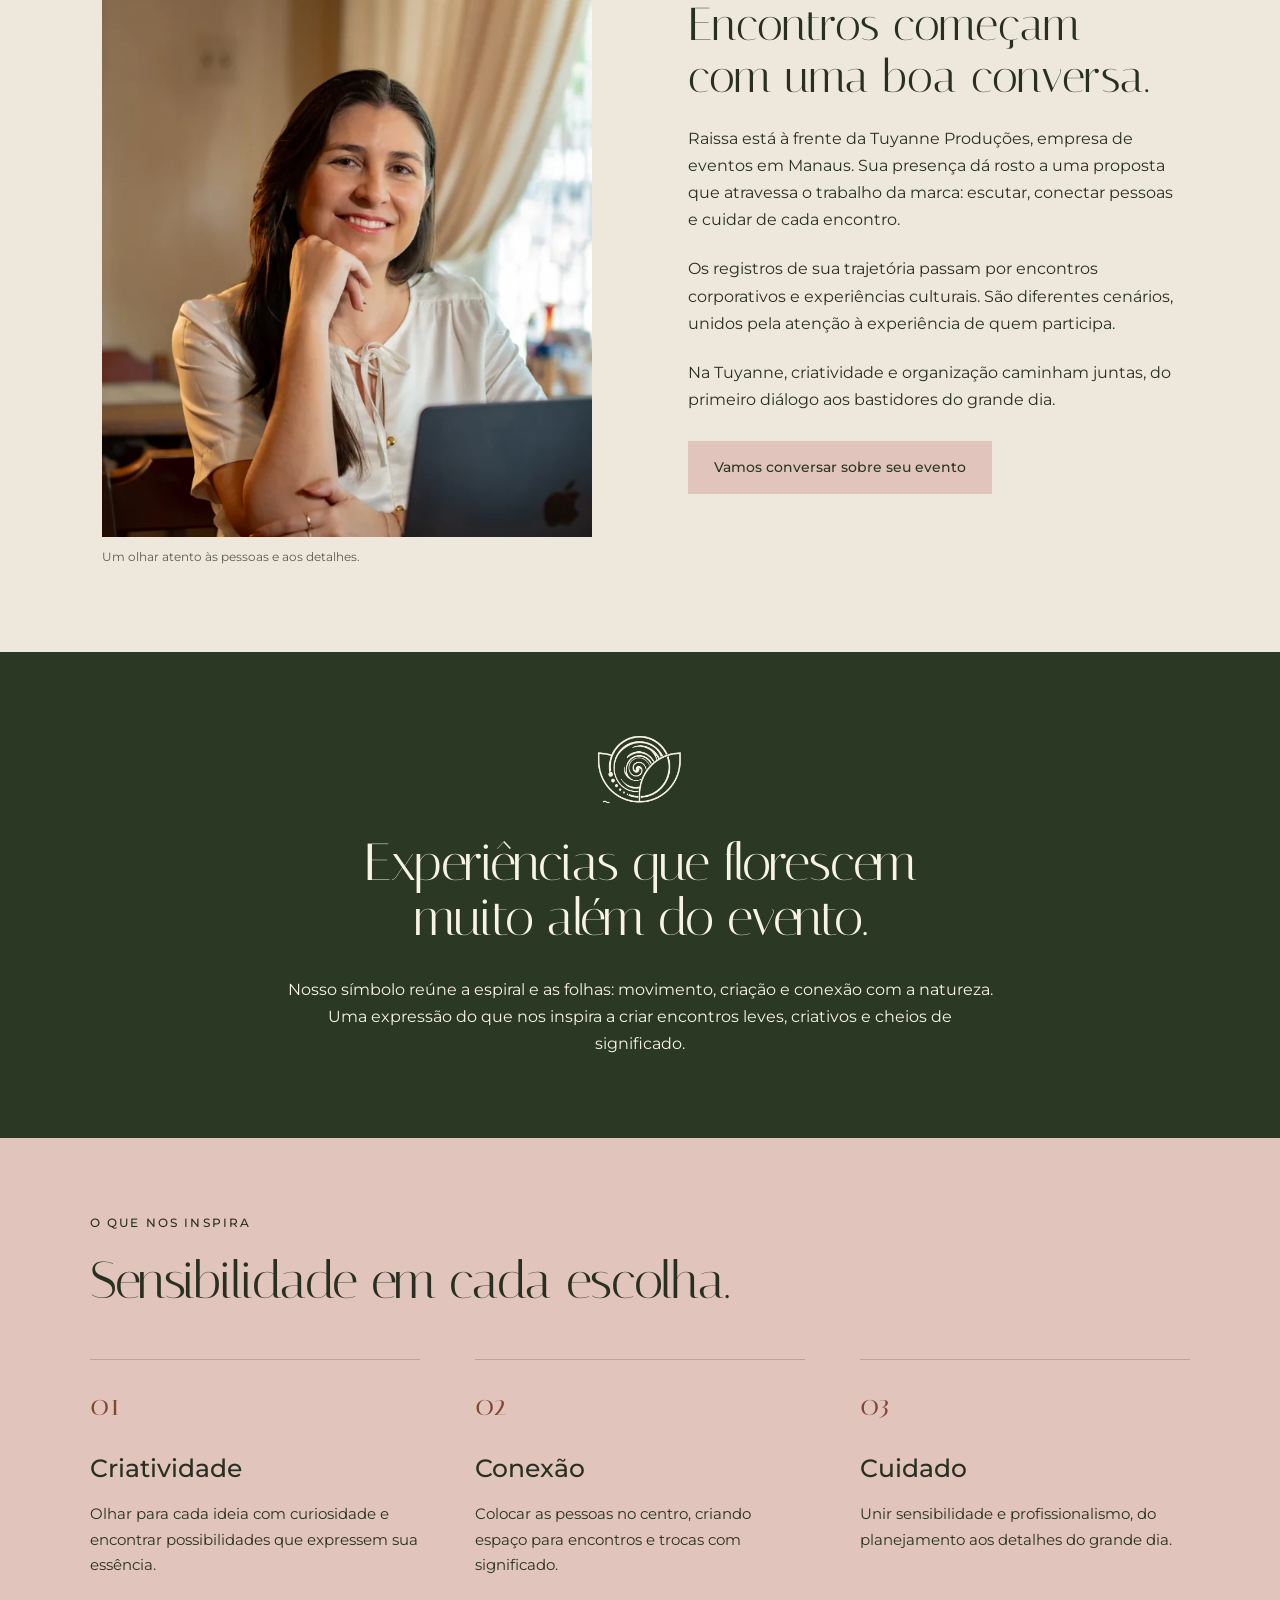
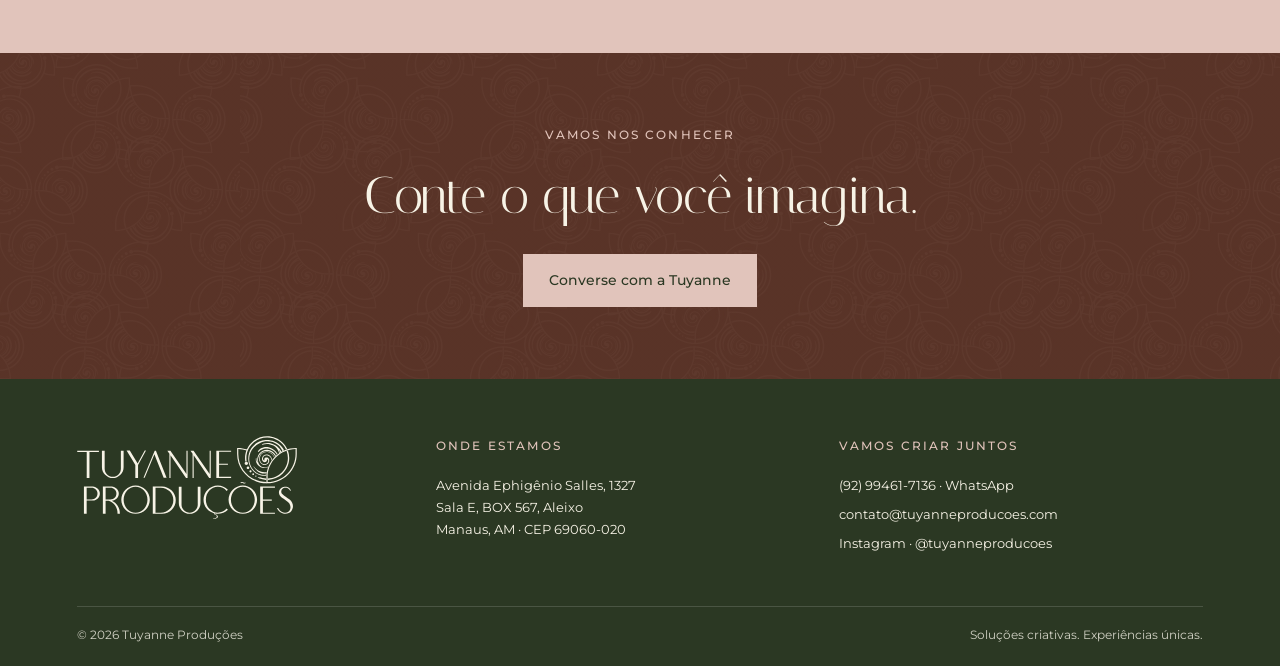
<file: sobre.html>
<!doctype html>
<html lang="pt-BR">
  <head>
    <meta charset="utf-8" />
    <meta name="viewport" content="width=device-width, initial-scale=1" />
    <meta
      name="description"
      content="Tuyanne Produções. Conceito, planejamento e execução de eventos em Manaus. Soluções criativas, experiências únicas."
    />
    <title>Sobre | Tuyanne Produções</title>
    <link rel="icon" href="assets/simbolo.png" />
    <link rel="stylesheet" href="assets/fonts.css" />
    <link rel="stylesheet" href="styles.css" />
    <script src="script.js" defer></script>
  </head>
  <body>
    <a class="skip" href="#conteudo">Pular para o conteúdo</a>
    <header class="header">
      <a class="brand" href="index.html" aria-label="Tuyanne Produções — Início"
        ><img src="assets/logo.svg" alt="Tuyanne Produções" /></a
      ><button class="menu" aria-expanded="false" aria-controls="navigation">
        Menu <span>☰</span>
      </button>
      <nav id="navigation" aria-label="Menu principal">
        <a href="index.html">Início</a
        ><a href="sobre.html" aria-current="page">Sobre</a
        ><a href="galeria.html">Galeria</a><a href="contato.html">Contato</a>
      </nav>
      <a class="button small header-cta" href="contato.html">Vamos conversar</a>
    </header>
    <main id="conteudo">
      <section class="page-intro">
        <span class="eyebrow">A essência Tuyanne</span>
        <h1>Criar encontros.<br />Cultivar conexões.</h1>
        <p>
          Um olhar criativo, um planejamento atento e a vontade de transformar
          momentos em experiências com significado.
        </p>
      </section>
      <section class="about-body">
        <figure>
<img src="assets/portfolio/raissa-coordenacao-1280.webp" srcset="assets/portfolio/raissa-coordenacao-640.webp 640w, assets/portfolio/raissa-coordenacao-1280.webp 960w" sizes="(max-width: 680px) 100vw, 50vw" alt="Raissa com a camiseta da Tuyanne, acompanhando informações no celular durante o Encontro da Rede" loading="lazy" decoding="async" /><figcaption>Raissa em atividade · Encontro da Rede</figcaption>
        </figure>
        <div>
          <span class="eyebrow">Conceito, planejamento & execução</span>
          <h2>Seu propósito<br />é o nosso<br />ponto de partida.</h2>
          <p>
            A Tuyanne Produções é um negócio de produção de eventos em Manaus.
            Nosso trabalho começa na escuta: o que você quer comunicar, quem
            deseja reunir e qual experiência quer proporcionar.
          </p>
          <p>
            Com foco em eventos corporativos e abertura para diferentes
            encontros, conectamos criatividade e organização para dar forma a
            cada ideia. A proposta é simples: fazer com que o evento tenha a sua
            identidade e seja vivido com presença.
          </p>
          <p>
            Do conceito à execução, acreditamos no cuidado com as pessoas e na
            força dos detalhes.
          </p>
        </div>
      </section>
      <section id="raissa" class="founder-profile" aria-labelledby="raissa-title">
        <div class="profile-heading"><span class="eyebrow">Conheça quem faz acontecer</span><h2 id="raissa-title">Raissa Tuyanne</h2><p class="role">CEO da Tuyanne Produções</p></div>
        <div class="profile-layout">
          <figure><img class="" src="assets/portfolio/raissa-cafe-1280.webp" srcset="assets/portfolio/raissa-cafe-640.webp 640w, assets/portfolio/raissa-cafe-1280.webp 1280w" sizes="(max-width: 680px) 100vw, 50vw" alt="Raissa sentada à mesa de trabalho, em um retrato no Angatú Café" loading="lazy" decoding="async" /><figcaption>Um olhar atento às pessoas e aos detalhes.</figcaption></figure>
          <div class="profile-copy">
            <h3>Encontros começam<br />com uma boa conversa.</h3>
            <p>Raissa está à frente da Tuyanne Produções, empresa de eventos em Manaus. Sua presença dá rosto a uma proposta que atravessa o trabalho da marca: escutar, conectar pessoas e cuidar de cada encontro.</p>
            <p>Os registros de sua trajetória passam por encontros corporativos e experiências culturais. São diferentes cenários, unidos pela atenção à experiência de quem participa.</p>
            <p>Na Tuyanne, criatividade e organização caminham juntas, do primeiro diálogo aos bastidores do grande dia.</p>
            <a class="button" href="contato.html">Vamos conversar sobre seu evento</a>
          </div>
        </div>
      </section>
      <section class="manifesto">
        <img
          src="assets/simbolo.png"
          alt="Símbolo da Tuyanne: espiral envolvida por folhas"
        />
        <h2>Experiências que florescem<br />muito além do evento.</h2>
        <p>
          Nosso símbolo reúne a espiral e as folhas: movimento, criação e
          conexão com a natureza. Uma expressão do que nos inspira a criar
          encontros leves, criativos e cheios de significado.
        </p>
      </section>
      <section class="approach">
        <div class="section-title">
          <span class="eyebrow">O que nos inspira</span>
          <h2>Sensibilidade em cada escolha.</h2>
        </div>
        <div class="steps">
          <article>
            <span class="number">01</span>
            <h3>Criatividade</h3>
            <p>
              Olhar para cada ideia com curiosidade e encontrar possibilidades
              que expressem sua essência.
            </p>
          </article>
          <article>
            <span class="number">02</span>
            <h3>Conexão</h3>
            <p>
              Colocar as pessoas no centro, criando espaço para encontros e
              trocas com significado.
            </p>
          </article>
          <article>
            <span class="number">03</span>
            <h3>Cuidado</h3>
            <p>
              Unir sensibilidade e profissionalismo, do planejamento aos
              detalhes do grande dia.
            </p>
          </article>
        </div>
      </section>
      <section class="closing">
        <span class="eyebrow">Vamos nos conhecer</span>
        <h2>Conte o que você imagina.</h2>
        <a href="contato.html" class="button">Converse com a Tuyanne</a>
      </section>
    </main>
    <footer>
      <div class="footer-top">
        <a href="index.html"
          ><img
            class="footer-logo"
            src="assets/logo.svg"
            alt="Tuyanne Produções"
        /></a>
        <div>
          <span class="eyebrow">Onde estamos</span>
          <p>
            Avenida Ephigênio Salles, 1327<br />Sala E, BOX 567, Aleixo<br />Manaus,
            AM · CEP 69060-020
          </p>
        </div>
        <div>
          <span class="eyebrow">Vamos criar juntos</span>
          <div class="phone-line">
            <a href="tel:+5592994617136">(92) 99461-7136</a> ·
            <a
              href="https://wa.me/5592994617136"
              target="_blank"
              rel="noopener noreferrer"
              >WhatsApp</a
            >
          </div>
          <a href="mailto:contato@tuyanneproducoes.com"
            >contato@tuyanneproducoes.com</a
          ><a
            href="https://www.instagram.com/tuyanneproducoes"
            target="_blank"
            rel="noopener noreferrer"
            >Instagram · @tuyanneproducoes</a
          >
        </div>
      </div>
      <div class="footer-bottom">
        <span>© 2026 Tuyanne Produções</span
        ><span>Soluções criativas. Experiências únicas.</span>
      </div>
    </footer>
  </body>
</html>
</file>
<file: assets/fonts.css>
@font-face {
  font-family: 'Italiana';
  font-style: normal;
  font-weight: 400;
  font-display: swap;
  src: url(font-0.woff2) format('truetype');
}
@font-face {
  font-family: 'Montserrat';
  font-style: normal;
  font-weight: 400;
  font-display: swap;
  src: url(font-1.woff2) format('truetype');
}
@font-face {
  font-family: 'Montserrat';
  font-style: normal;
  font-weight: 500;
  font-display: swap;
  src: url(font-2.woff2) format('truetype');
}
@font-face {
  font-family: 'Montserrat';
  font-style: normal;
  font-weight: 600;
  font-display: swap;
  src: url(font-3.woff2) format('truetype');
}
</file>
<file: styles.css>
:root {
  --green: #2b3823;
  --brown: #593327;
  --clay: #834536;
  --pink: #e1c4bb;
  --ochre: #8a592d;
  --cream: #f7f3e6;
  --ink: #293021;
  --line: rgba(43, 56, 35, 0.22);
}
* {
  box-sizing: border-box;
}
body {
  margin: 0;
  background: var(--cream);
  color: var(--ink);
  font-family: Montserrat, Arial, sans-serif;
  font-size: 16px;
  line-height: 1.7;
}
a {
  color: inherit;
  text-decoration: none;
}
button {
  font: inherit;
}
img {
  max-width: 100%;
  display: block;
}
h1,
h2,
h3,
p {
  margin: 0;
}
h1,
h2 {
  font-family: Italiana, 'Times New Roman', serif;
  font-weight: 400;
  line-height: 1.06;
}
h1 {
  font-size: clamp(54px, 6.8vw, 106px);
  letter-spacing: -0.03em;
}
h1 em {
  font-style: normal;
  color: var(--pink);
}
h2 {
  font-size: clamp(36px, 4.1vw, 64px);
  letter-spacing: -0.025em;
}
h3 {
  font-weight: 500;
  font-size: 25px;
}
p {
  max-width: 65ch;
}
.eyebrow {
  display: block;
  font-size: 12px;
  text-transform: uppercase;
  letter-spacing: 0.18em;
  font-weight: 500;
}
.header {
  height: 116px;
  padding: 20px 5.2%;
  display: flex;
  align-items: center;
  justify-content: space-between;
  background: var(--green);
  color: var(--cream);
  border-bottom: 1px solid #ffffff26;
}
.brand img {
  width: 182px;
}
.header nav {
  display: flex;
  gap: 36px;
  margin-left: 6%;
}
.header nav a {
  font-size: 14px;
  padding: 7px 0;
  border-bottom: 1px solid transparent;
}
.header nav a:hover,
.header nav a[aria-current] {
  border-color: var(--pink);
}
.button {
  display: inline-flex;
  align-items: center;
  justify-content: center;
  padding: 15px 25px;
  background: var(--pink);
  color: var(--green);
  border: 1px solid var(--pink);
  font-weight: 500;
  font-size: 14px;
  line-height: 1.5;
  transition:
    background 0.2s,
    transform 0.2s;
}
.button:hover {
  background: #efd9d0;
  transform: translateY(-2px);
}
.button.small {
  background: transparent;
  color: var(--cream);
  padding: 12px 20px;
}
.button.small:hover {
  background: #ffffff15;
}
.menu {
  display: none;
}
.hero {
  display: grid;
  grid-template-columns: 1.02fr 1fr;
  background: var(--green);
  color: var(--cream);
}
.hero-copy {
  padding: 53px 10.2% 27px;
}
.hero .eyebrow {
  margin-bottom: 25px;
}
.intro {
  font-size: 16px;
  line-height: 1.8;
  max-width: 390px;
  margin: 27px 0 28px;
  color: #e4e5d9;
}
.hero-foot {
  display: flex;
  align-items: center;
  justify-content: space-between;
  margin-top: 35px;
  border-top: 1px solid #ffffff30;
  padding-top: 19px;
  gap: 18px;
  font-size: 12px;
}
.hero-foot img {
  width: 52px;
}
.hero-photo {
  position: relative;
  min-height: 620px;
  overflow: hidden;
}
.hero-photo > img {
  width: 100%;
  height: 100%;
  object-fit: cover;
  object-position: 54% center;
  position: absolute;
}
.hero-photo:after {
  content: '';
  position: absolute;
  inset: 30% 0 0;
  background: linear-gradient(transparent, #1a211dda);
}
.photo-label {
  position: absolute;
  bottom: 67px;
  left: 8%;
  right: 8%;
  z-index: 1;
  max-width: 360px;
  font-family: Italiana, serif;
  font-size: 42px;
  line-height: 1.1;
}
.image-note {
  position: absolute;
  bottom: 27px;
  left: 8%;
  right: 8%;
  z-index: 1;
  font-size: 11px;
  color: #ebe5df;
}
.statement {
  padding: 95px 10.5%;
}
.statement .eyebrow {
  color: var(--clay);
  margin-bottom: 28px;
}
.statement-bottom {
  display: flex;
  align-items: end;
  gap: 70px;
  justify-content: space-between;
  margin-top: 32px;
}
.statement-bottom p {
  max-width: 620px;
}
.text-link {
  display: inline-block;
  flex-shrink: 0;
  font-size: 14px;
  font-weight: 500;
  border-bottom: 1px solid;
  padding: 6px 0;
}
.text-link:hover {
  color: var(--clay);
}
.approach {
  padding: 75px 7%;
  background: var(--pink);
}
.section-title {
  display: flex;
  flex-direction: column;
  gap: 20px;
}
.steps {
  display: grid;
  grid-template-columns: repeat(3, 1fr);
  gap: 5%;
  margin-top: 50px;
}
.steps article {
  border-top: 1px solid var(--line);
  padding-top: 20px;
}
.number {
  font-family: Italiana, serif;
  font-size: 30px;
  color: var(--clay);
}
.steps h3 {
  margin: 16px 0 12px;
}
.steps p {
  font-size: 15px;
}
.gallery-teaser {
  padding: 90px 7%;
  display: grid;
  grid-template-columns: 1fr 1fr;
  gap: 8%;
  align-items: center;
}
.gallery-teaser h2 {
  margin: 23px 0;
}
.gallery-teaser .text-link {
  margin-top: 25px;
}
figure {
  margin: 0;
}
.gallery-teaser img {
  height: 370px;
  width: 100%;
  object-fit: cover;
}
figcaption {
  font-size: 12px;
  margin-top: 10px;
  opacity: 0.75;
}
.closing {
  text-align: center;
  padding: 72px 5%;
  background:
    linear-gradient(#593327e8, #593327e8),
    url('assets/pattern.jpg') center/800px;
  color: var(--cream);
}
.closing h2 {
  margin: 23px 0 30px;
}
.closing .eyebrow {
  color: var(--pink);
}
footer {
  background: var(--green);
  color: var(--cream);
  padding: 57px 6% 20px;
}
.footer-top {
  display: grid;
  grid-template-columns: 1fr 1.15fr 1.25fr;
  gap: 6%;
  font-size: 13px;
}
.footer-logo {
  width: 220px;
}
.footer-top .eyebrow {
  margin-bottom: 18px;
  color: var(--pink);
}
.footer-top > div > a {
  display: block;
  margin-bottom: 7px;
}
.footer-top a:hover {
  text-decoration: underline;
}
.footer-bottom {
  margin-top: 45px;
  padding-top: 18px;
  border-top: 1px solid #ffffff25;
  display: flex;
  justify-content: space-between;
  gap: 20px;
  font-size: 12px;
  color: #d1d1c4;
}
.skip {
  position: fixed;
  top: -100px;
  background: white;
  color: black;
  padding: 12px;
  z-index: 10;
}
.skip:focus {
  top: 8px;
  left: 8px;
}
:focus-visible {
  outline: 3px solid #b99a53;
  outline-offset: 5px;
}
.page-intro {
  padding: 65px 8% 70px;
  background: var(--pink);
}
.page-intro h1 {
  font-size: clamp(52px, 6vw, 88px);
  margin: 23px 0;
}
.page-intro p {
  max-width: 630px;
}
.about-body {
  display: grid;
  grid-template-columns: 1fr 1fr;
  gap: 8%;
  padding: 80px 8%;
  align-items: center;
}
.about-body img {
  height: 520px;
  width: 100%;
  object-fit: cover;
}
.about-body p {
  margin-top: 25px;
}
.manifesto {
  background: var(--green);
  color: var(--cream);
  padding: 80px 12%;
  text-align: center;
}
.manifesto img {
  width: 90px;
  margin: 0 auto 30px;
}
.manifesto h2 {
  max-width: 900px;
  margin: auto;
}
.manifesto p {
  margin: 30px auto 0;
}
.gallery-grid {
  padding: 60px 7% 80px;
  display: grid;
  grid-template-columns: 1fr 1fr;
  gap: 38px;
}
.gallery-card button {
  border: 0;
  padding: 0;
  display: block;
  background: transparent;
  width: 100%;
  cursor: zoom-in;
}
.gallery-card img {
  height: 380px;
  width: 100%;
  object-fit: cover;
  transition: filter 0.25s;
}
.gallery-card button:hover img {
  filter: brightness(0.85);
}
.gallery-card h2 {
  font-family: Montserrat, Arial, sans-serif;
  font-size: 20px;
  letter-spacing: 0;
  margin-top: 18px;
}
.gallery-card figcaption {
  font-size: 14px;
}
.contact-layout {
  display: grid;
  grid-template-columns: 1.05fr 1fr;
  gap: 9%;
  padding: 75px 8% 90px;
}
.contact-layout h2 {
  margin-bottom: 30px;
}
.contact-list {
  border-top: 1px solid var(--line);
}
.contact-item {
  padding: 23px 0;
  border-bottom: 1px solid var(--line);
}
.contact-item .eyebrow {
  margin-bottom: 8px;
  color: var(--clay);
}
.contact-item a {
  overflow-wrap: anywhere;
}
.contact-panel {
  background: var(--green);
  color: var(--cream);
  padding: 45px;
  align-self: start;
}
.contact-panel img {
  width: 78px;
  margin-bottom: 30px;
}
.contact-panel p {
  margin: 22px 0 30px;
}
.contact-panel .secondary {
  display: block;
  width: fit-content;
  margin-top: 18px;
  border-bottom: 1px solid;
}
.draft-note {
  padding: 18px 8%;
  background: #e9e5d9;
  font-size: 13px;
}
.lightbox {
  border: none;
  background: var(--cream);
  padding: 20px;
  width: min(1000px, 92vw);
  max-height: 92vh;
}
.lightbox::backdrop {
  background: #172012dc;
}
.lightbox img {
  width: 100%;
  max-height: 70vh;
  object-fit: contain;
}
.lightbox button {
  display: block;
  margin-left: auto;
  margin-bottom: 12px;
  cursor: pointer;
  border: 1px solid var(--green);
  padding: 8px 16px;
  background: transparent;
}
.lightbox p {
  font-size: 14px;
  margin-top: 12px;
}
@media (min-width: 1600px) {
  .hero-copy {
    padding-top: 80px;
    padding-bottom: 40px;
  }
  .hero-photo {
    min-height: 770px;
  }
}
@media (max-width: 1000px) {
  .header {
    padding-inline: 4%;
    height: 100px;
  }
  .brand img {
    width: 155px;
  }
  .header nav {
    gap: 22px;
    margin-left: 0;
  }
  .header-cta {
    display: none;
  }
  .hero-copy {
    padding: 42px 8% 24px;
  }
  .hero h1 {
    font-size: 70px;
  }
  .hero-photo {
    min-height: 620px;
  }
  .statement {
    padding: 70px 7%;
  }
  .statement-bottom {
    gap: 35px;
  }
  .footer-top {
    gap: 4%;
    grid-template-columns: 0.8fr 1fr 1.2fr;
  }
  .footer-top a {
    overflow-wrap: anywhere;
  }
  .contact-panel {
    padding: 32px;
  }
  .photo-label {
    font-size: 36px;
  }
}
@media (max-width: 680px) {
  .header {
    height: 94px;
    padding: 16px 6%;
    position: relative;
    flex-wrap: wrap;
    z-index: 3;
  }
  .brand img {
    width: 146px;
  }
  .menu {
    display: flex;
    gap: 15px;
    align-items: center;
    background: none;
    border: 1px solid #ffffff70;
    padding: 8px 13px;
    color: var(--cream);
    font-size: 14px;
  }
  .header nav {
    display: none;
    position: absolute;
    top: 94px;
    left: 0;
    right: 0;
    background: var(--green);
    padding: 15px 6% 25px;
    flex-direction: column;
    gap: 10px;
    border-bottom: 1px solid #ffffff40;
  }
  .header nav.open {
    display: flex;
  }
  .header nav a {
    padding: 8px 0;
    width: fit-content;
  }
  .hero {
    grid-template-columns: 1fr;
  }
  .hero-copy {
    padding: 37px 7% 25px;
  }
  .hero h1 {
    font-size: 64px;
  }
  .hero .eyebrow {
    font-size: 11px;
    letter-spacing: 0.12em;
  }
  .intro {
    margin: 23px 0;
    max-width: 340px;
  }
  .hero-foot {
    margin-top: 28px;
  }
  .hero-photo {
    min-height: 400px;
  }
  .hero-photo > img {
    object-position: center 43%;
  }
  .photo-label {
    font-size: 36px;
    max-width: 290px;
    bottom: 59px;
  }
  .statement {
    padding: 58px 7%;
  }
  .statement-bottom {
    display: block;
    margin-top: 26px;
  }
  .statement-bottom .text-link {
    margin-top: 20px;
  }
  .approach {
    padding: 54px 7%;
  }
  .steps {
    grid-template-columns: 1fr;
    gap: 30px;
    margin-top: 32px;
  }
  .steps h3 {
    margin-top: 8px;
  }
  .gallery-teaser {
    padding: 58px 7%;
    grid-template-columns: 1fr;
    gap: 32px;
  }
  .gallery-teaser img {
    height: 300px;
  }
  .closing {
    padding: 60px 7%;
  }
  .footer-top {
    grid-template-columns: 1fr;
    gap: 35px;
  }
  .footer-logo {
    width: 195px;
  }
  .footer-bottom {
    display: block;
  }
  .footer-bottom span {
    display: block;
    margin-bottom: 8px;
  }
  .page-intro {
    padding: 44px 7%;
  }
  .page-intro h1 {
    font-size: 59px;
  }
  .about-body {
    grid-template-columns: 1fr;
    padding: 50px 7%;
    gap: 35px;
  }
  .about-body img {
    height: 380px;
  }
  .manifesto {
    padding: 55px 7%;
  }
  .gallery-grid {
    padding: 38px 7% 55px;
    grid-template-columns: 1fr;
    gap: 32px;
  }
  .gallery-card img {
    height: 310px;
  }
  .contact-layout {
    grid-template-columns: 1fr;
    gap: 40px;
    padding: 45px 7% 55px;
  }
  .contact-panel {
    padding: 30px;
  }
  .eyebrow {
    letter-spacing: 0.13em;
  }
  .footer-top {
    font-size: 14px;
  }
}
@media (prefers-reduced-motion: reduce) {
  * {
    transition: none !important;
    scroll-behavior: auto !important;
  }
}

.footer-top .phone-line a {
  display: inline;
  margin: 0;
}

.phone-line a {
  white-space: nowrap;
}
.footer-top .phone-line {
  margin-bottom: 7px;
}

/* Retratos e registros reais: a mesma linguagem editorial da marca. */
.founder-profile { padding: 85px 8%; background: #eee7dc; scroll-margin-top: 30px; }
.profile-heading { margin-bottom: 42px; }
.profile-heading h2 { margin: 18px 0 10px; font-size: clamp(48px, 6vw, 84px); }
.role { color: var(--clay); font-size: 14px; }
.profile-layout { display: grid; grid-template-columns: 1fr 1fr; gap: 9%; align-items: center; }
.profile-layout img { width: 100%; aspect-ratio: 4 / 5; object-fit: cover; object-position: center 35%; }
.profile-copy h3, .event-film h3 { font-family: Italiana, serif; font-size: clamp(34px, 3.6vw, 50px); line-height: 1.13; }
.profile-copy p { margin-top: 22px; }
.profile-copy .button { margin-top: 28px; }
.event-nav { display: flex; flex-wrap: wrap; gap: 12px 30px; padding: 24px 8%; border-bottom: 1px solid var(--line); }
.event-nav a { font-size: 13px; border-bottom: 1px solid transparent; padding: 6px 0; }
.event-nav a:hover { border-color: var(--clay); color: var(--clay); }
.event-story { padding: 75px 7%; scroll-margin-top: 20px; }
.event-story:nth-of-type(odd) { background: #eee7dc; }
.event-heading { display: grid; grid-template-columns: 65px 1fr; gap: 22px; margin-bottom: 38px; }
.event-number { font-family: Italiana, serif; font-size: 45px; color: var(--clay); line-height: 1; padding-top: 3px; }
.event-heading .eyebrow { color: var(--clay); }
.event-heading h2 { margin: 18px 0 22px; }
.event-heading p { max-width: 760px; }
.event-context { margin-top: 20px; }
.event-facts { display: grid; grid-template-columns: repeat(3, 1fr); gap: 24px; margin: 0 0 38px; padding: 28px 0; border-block: 1px solid var(--line); }
.event-facts dt { font-family: Italiana, serif; font-size: clamp(28px, 3vw, 42px); line-height: 1.2; }
.event-facts dd { margin: 10px 0 0; max-width: 30ch; font-size: 13px; }
.event-source { max-width: none; font-size: 11px; margin-top: 24px; }
.event-source a { text-decoration: underline; text-underline-offset: 3px; }
.event-photos { display: grid; grid-template-columns: repeat(3, minmax(0, 1fr)); gap: 24px; }
.event-photos:has(> :last-child:nth-child(2)) { grid-template-columns: repeat(2, minmax(0, 1fr)); }
.event-photos .gallery-card img { height: auto; aspect-ratio: 4 / 5; object-fit: cover; }
.event-photos:has(> :last-child:nth-child(2)) img { aspect-ratio: 3 / 2; }
.event-photos figcaption { color: var(--ink); opacity: 1; font-size: 13px; margin-top: 14px; }
.gallery-card button { position: relative; }
.zoom-hint { position: absolute; right: 12px; bottom: 12px; background: var(--cream); color: var(--green); padding: 5px 10px; font-size: 11px; }
.event-film { display: grid; grid-template-columns: minmax(0, 360px) 1fr; gap: 8%; margin-top: 50px; align-items: center; background: var(--green); color: var(--cream); padding: 35px; }
.event-film video { display: block; width: 100%; max-height: 540px; aspect-ratio: 9 / 16; background: #182015; object-fit: contain; }
.event-film h3 { margin: 20px 0; }
.event-film .eyebrow { color: var(--pink); }
.event-film p { max-width: 38ch; }
.event-film .film-note { margin-top: 24px; color: var(--pink); font-size: 12px; }
@media (max-width: 1000px) {
  .event-photos { gap: 16px; }
}
@media (max-width: 680px) {
  .profile-layout, .event-film { grid-template-columns: 1fr; }
  .founder-profile { padding: 50px 7%; }
  .profile-layout { gap: 30px; }
  .event-nav { padding: 20px 7%; gap: 8px 22px; }
  .event-story { padding: 48px 7%; }
  .event-heading { grid-template-columns: 1fr; gap: 12px; }
  .event-number { font-size: 32px; }
  .event-facts { grid-template-columns: 1fr; gap: 24px; }
  .event-photos, .event-photos:has(> :last-child:nth-child(2)) { grid-template-columns: 1fr; gap: 28px; }
  .event-photos .gallery-card img { aspect-ratio: 4 / 5; }
  .event-photos:has(> :last-child:nth-child(2)) img { aspect-ratio: 3 / 2; }
  .event-film { padding: 20px; gap: 28px; }
  .event-film video { max-height: 500px; }
  .event-film > div { padding: 8px 4px 12px; }
}
</file>
